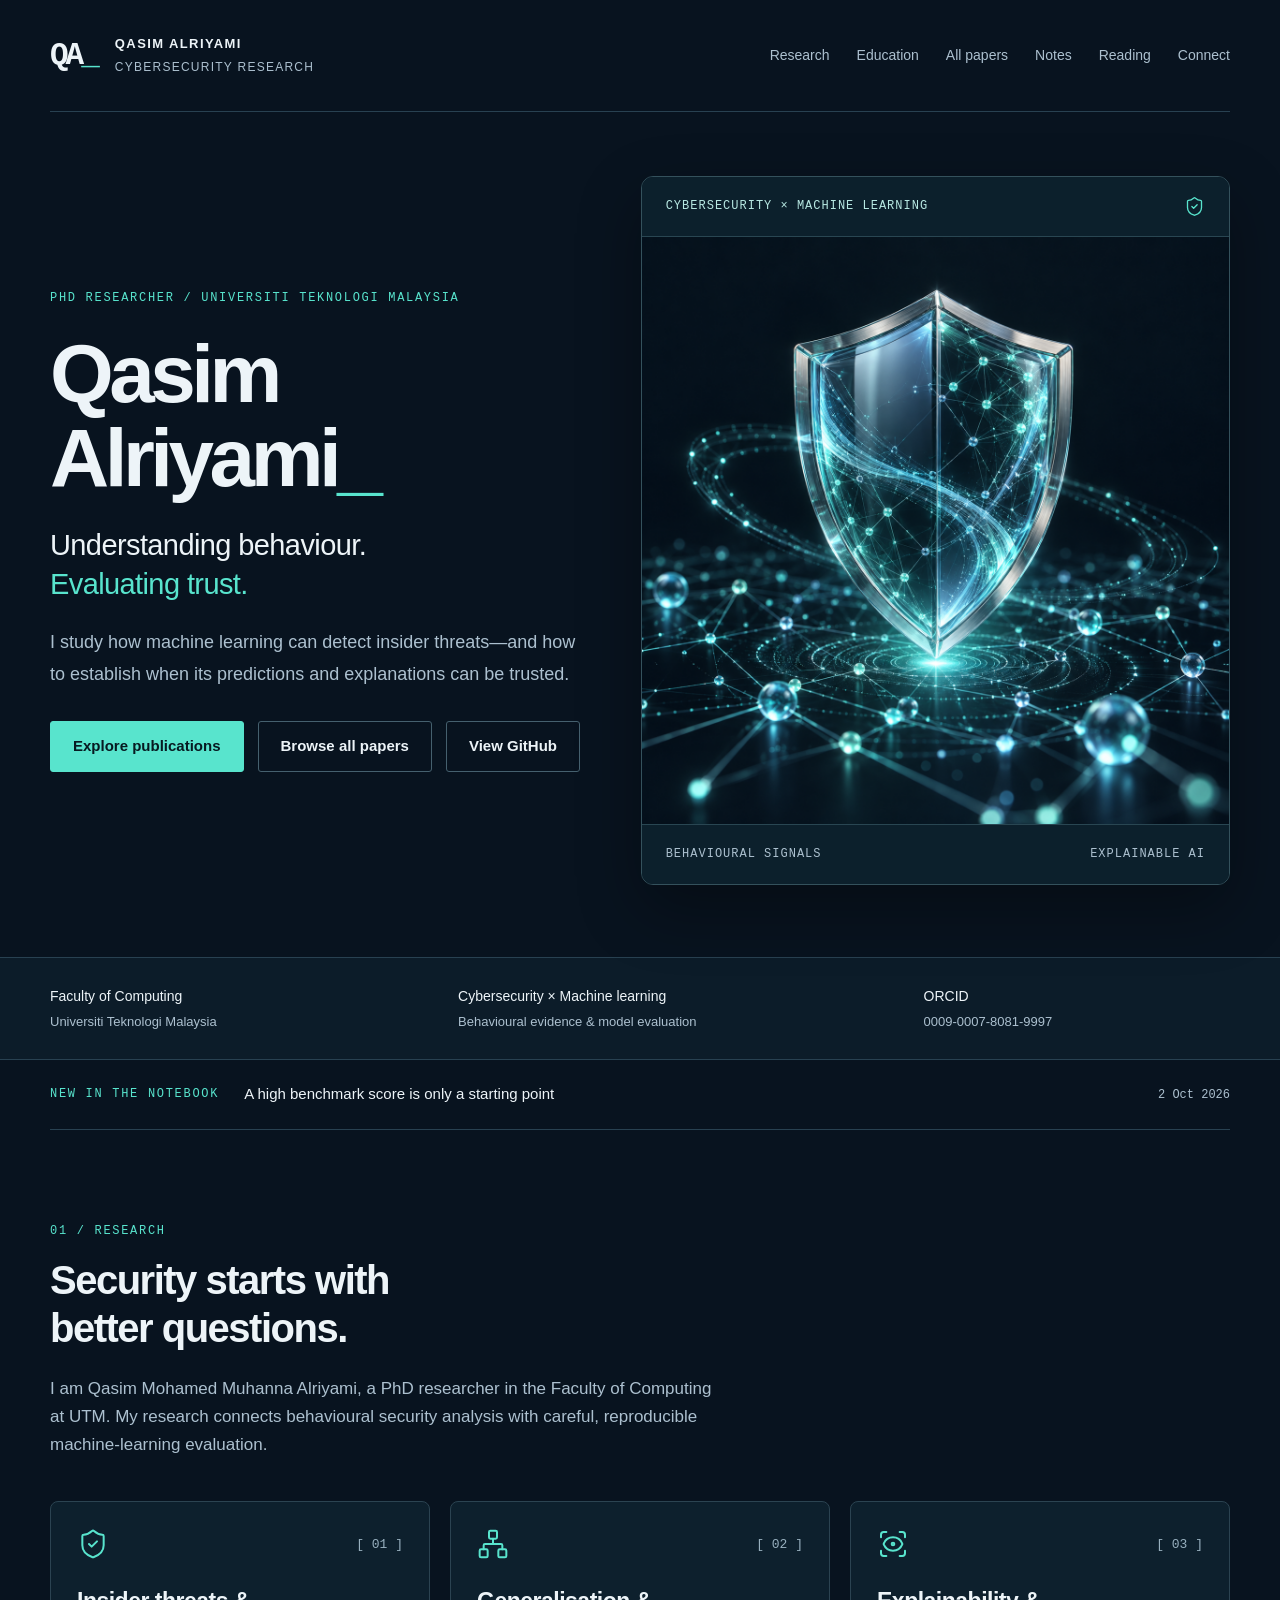
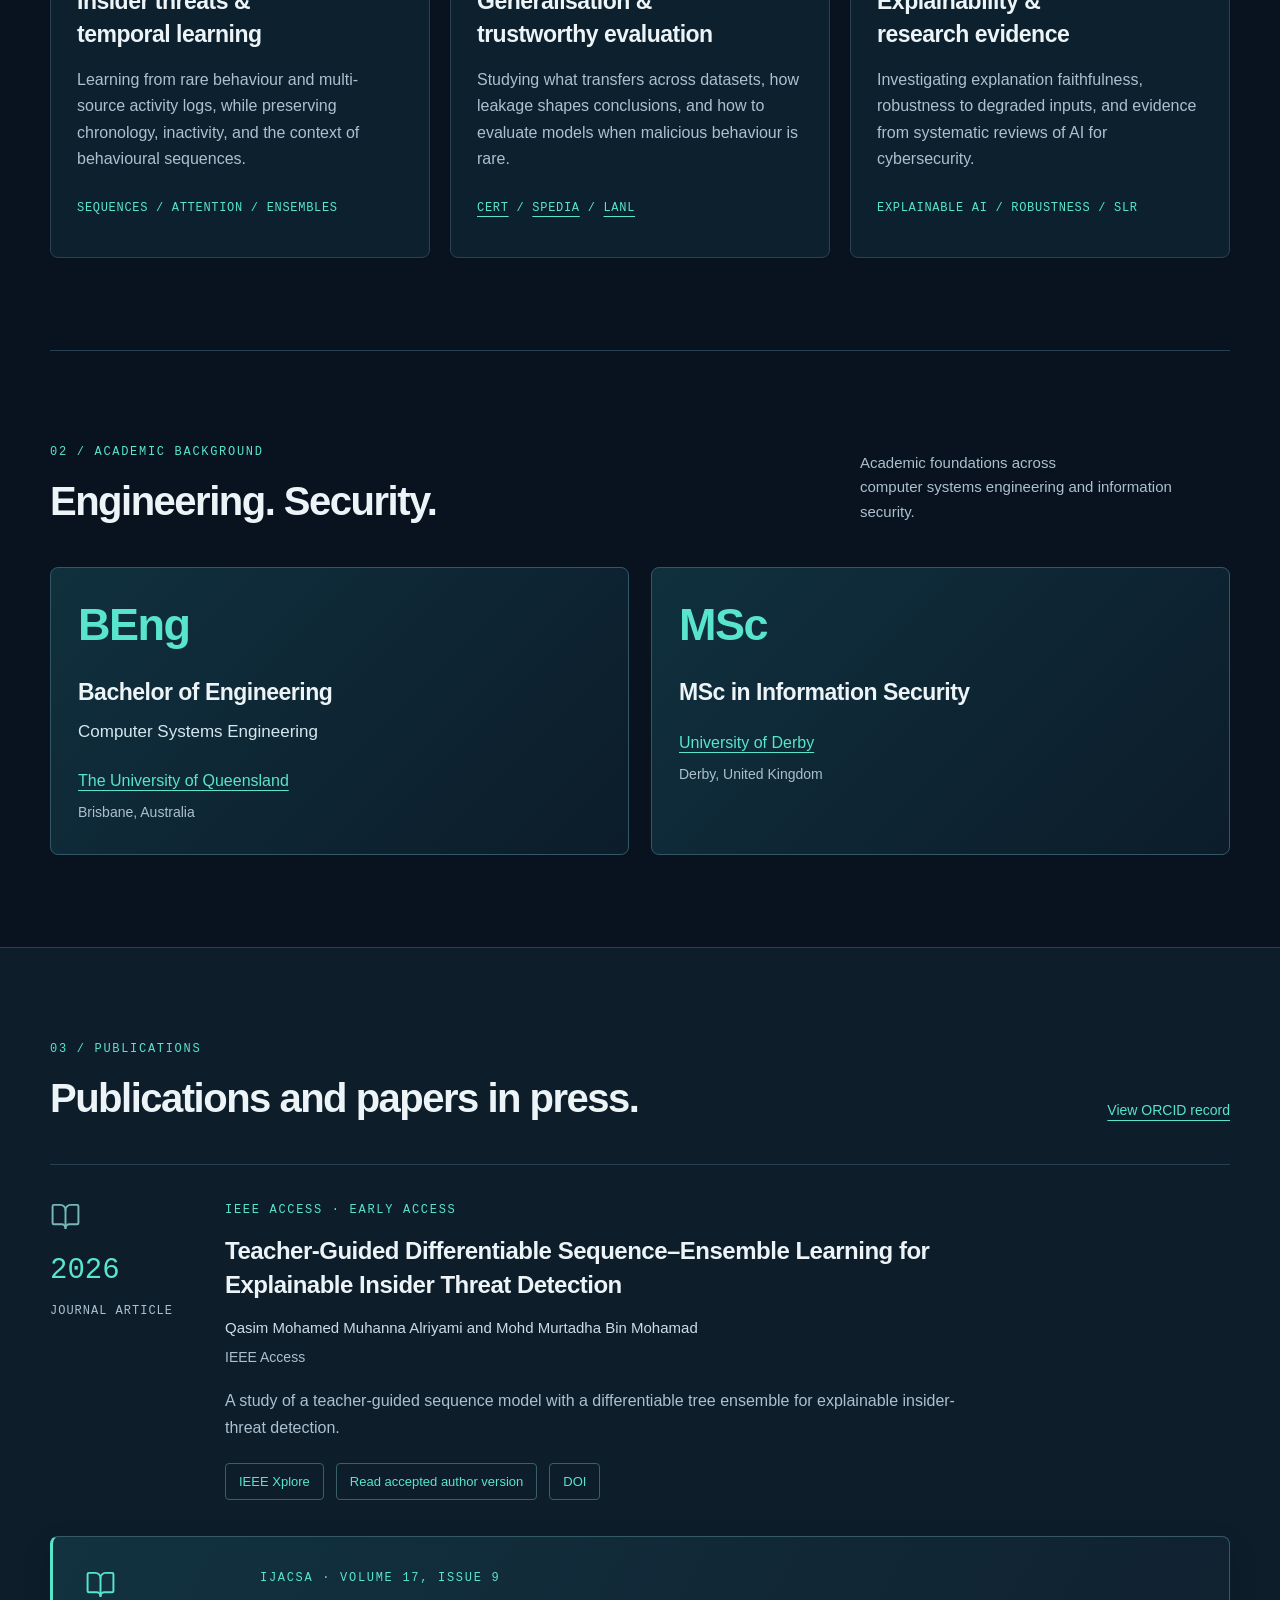
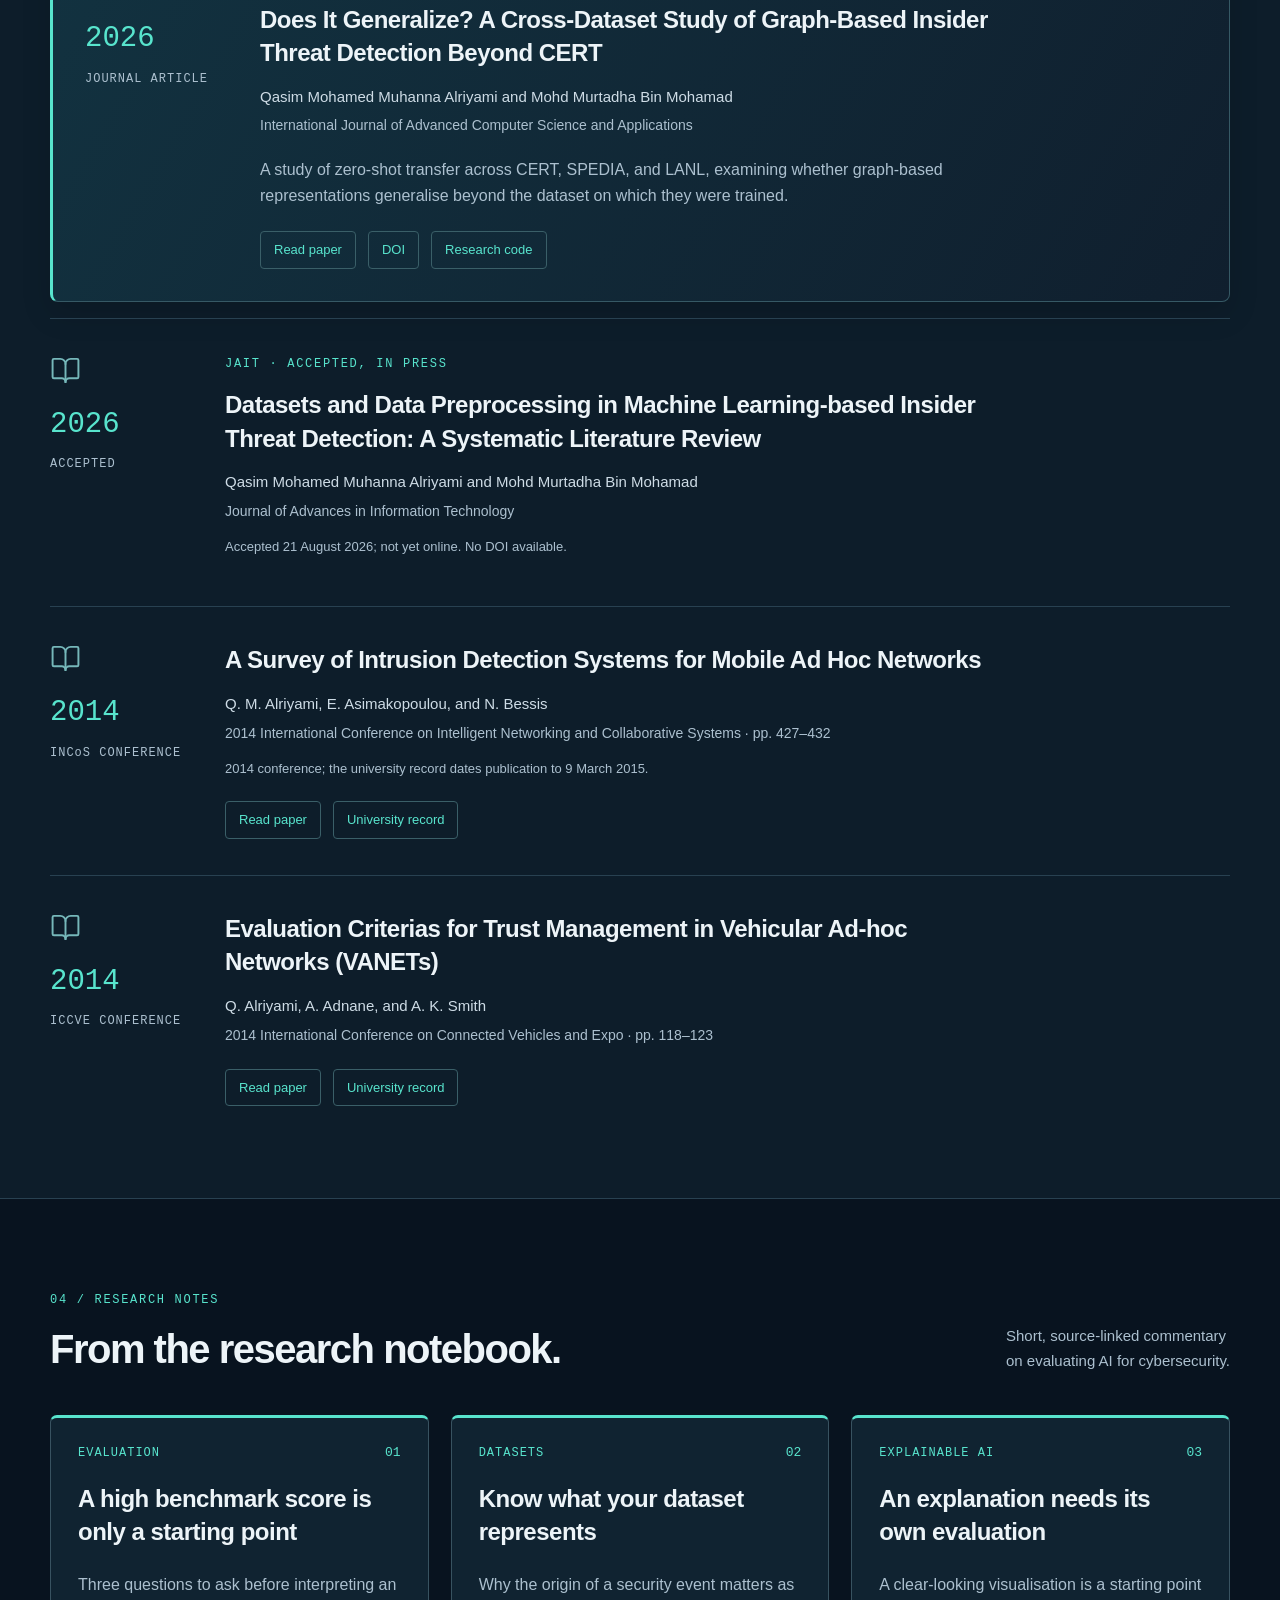
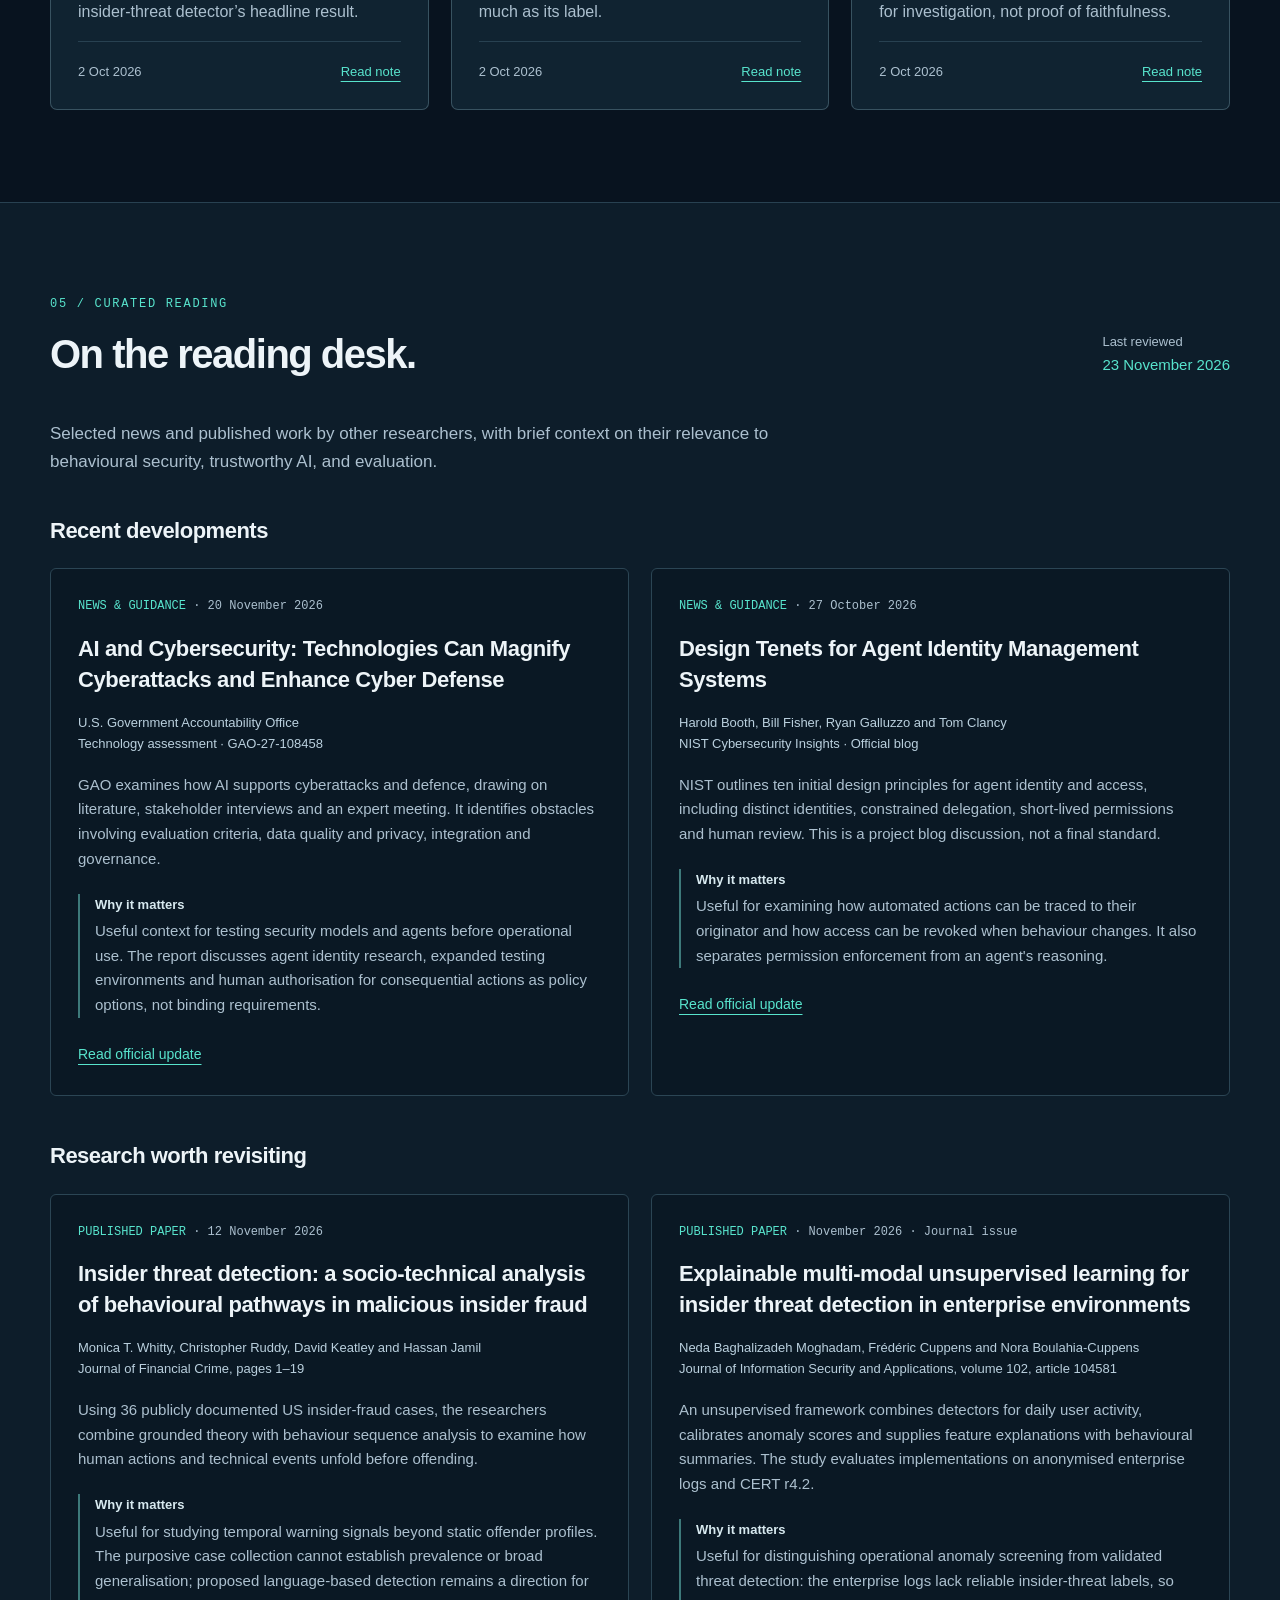
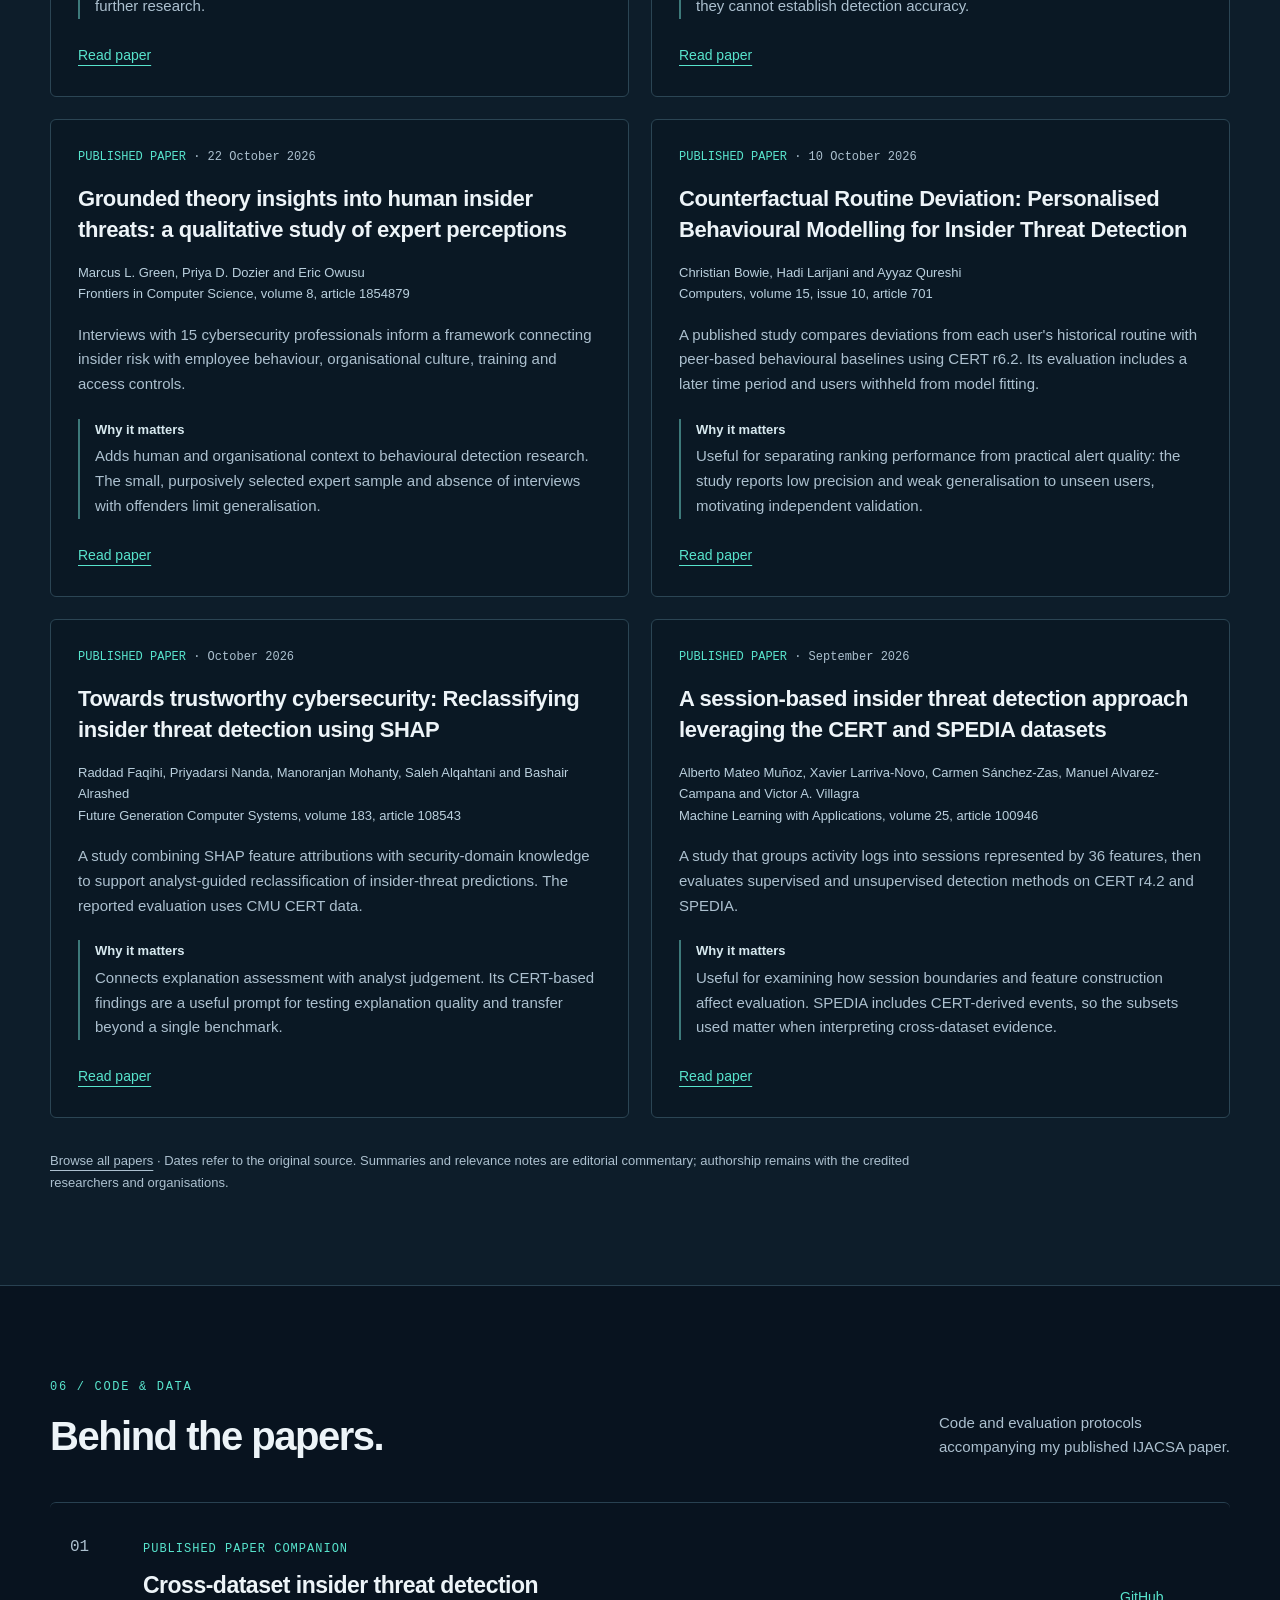
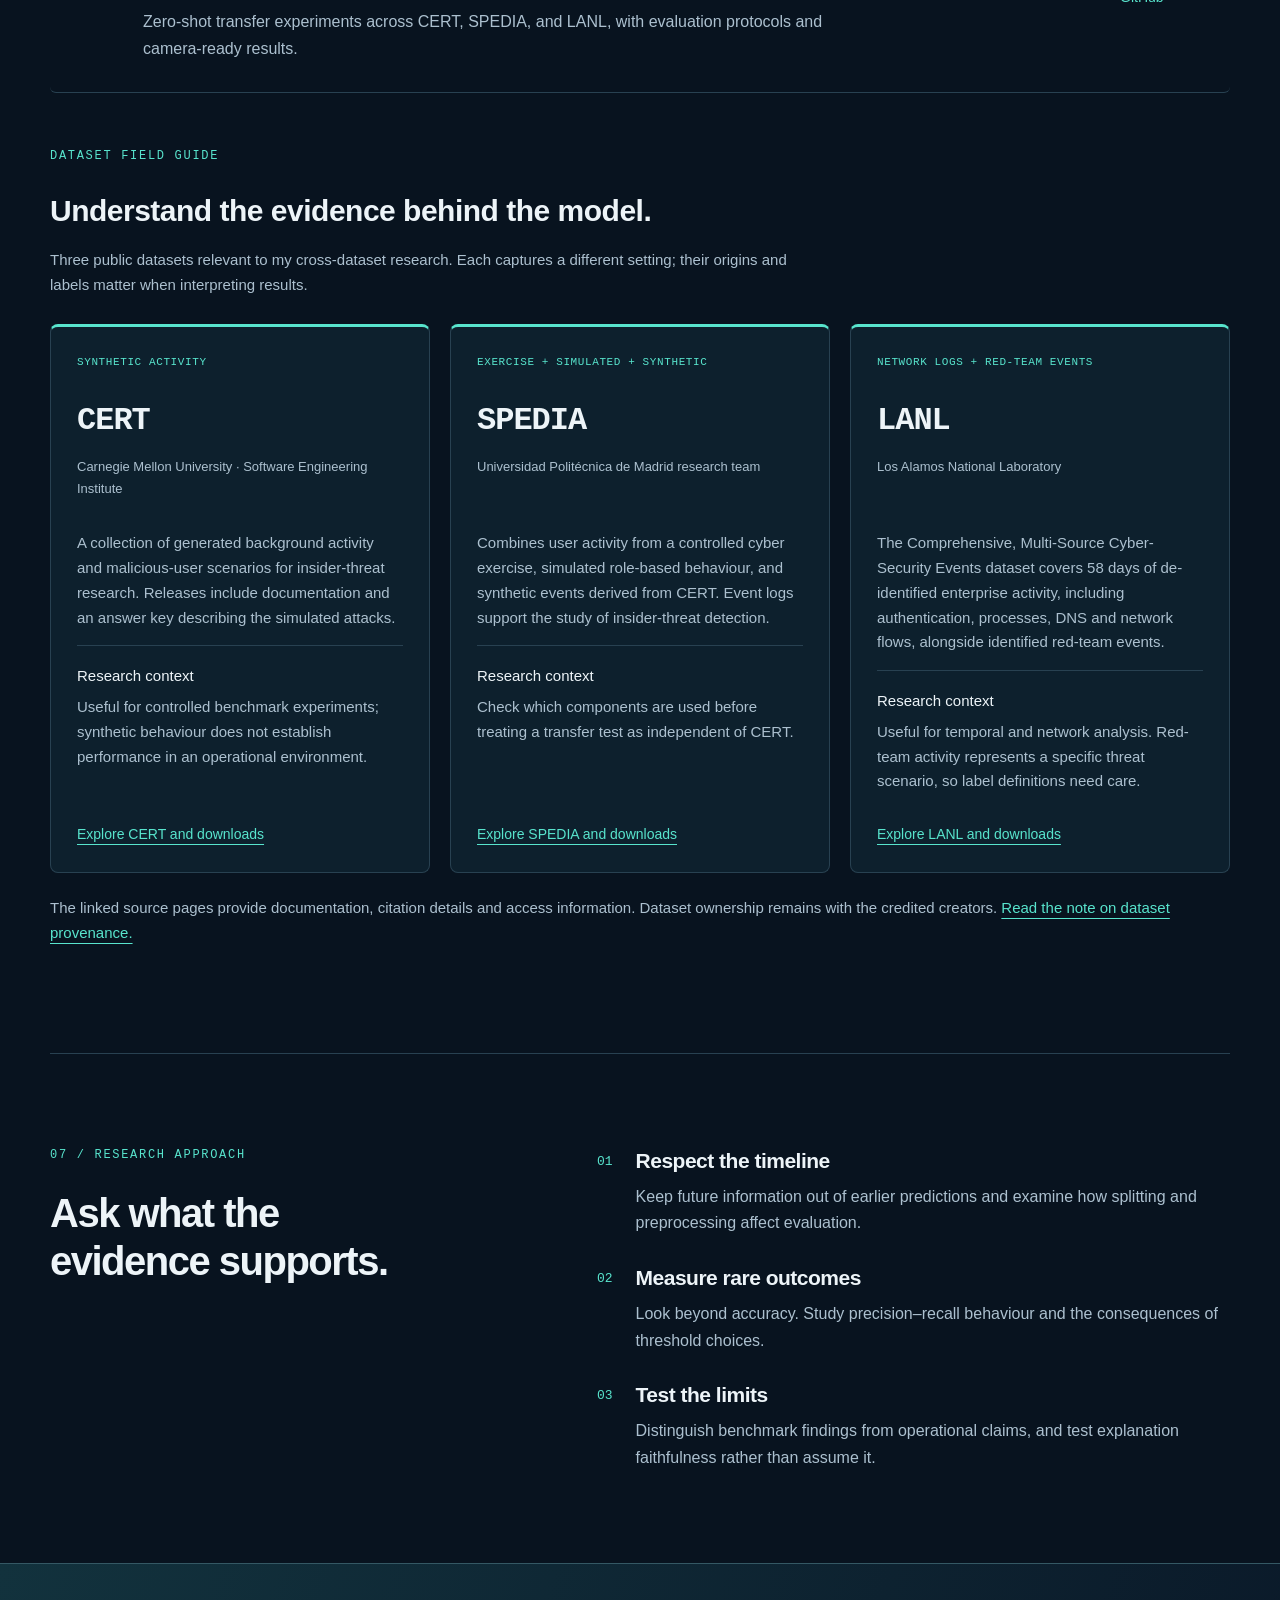
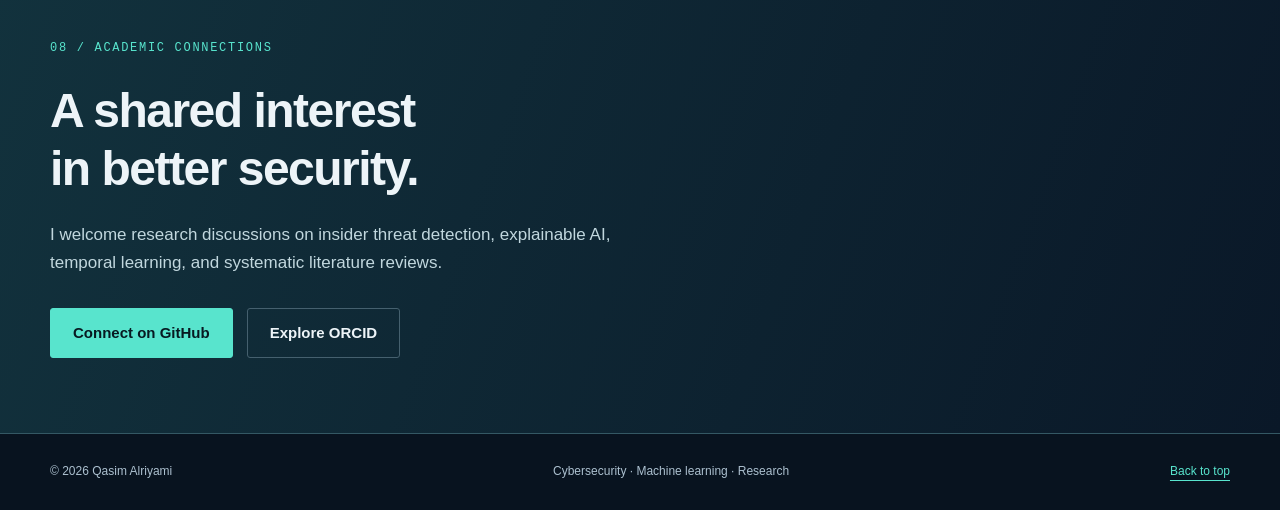
<file: index.html>
<!doctype html>
<html lang="en">
<head>
  <meta charset="utf-8">
  <meta name="viewport" content="width=device-width, initial-scale=1">
  <meta name="description" content="Qasim Alriyami, PhD researcher at Universiti Teknologi Malaysia. Cybersecurity, insider threat detection, explainable AI, publications and research code.">
  <meta name="theme-color" content="#08131f">
  <title>Qasim Alriyami | Cybersecurity Research</title>
  <link rel="canonical" href="https://alriyami7777-alt.github.io/">
  <link rel="icon" type="image/svg+xml" href="data:image/svg+xml,%3Csvg xmlns='http://www.w3.org/2000/svg' viewBox='0 0 64 64'%3E%3Crect width='64' height='64' rx='12' fill='%2308131f'/%3E%3Ctext x='32' y='43' text-anchor='middle' font-family='Arial' font-size='32' font-weight='bold' fill='%2358e4cd'%3EQ%3C/text%3E%3C/svg%3E">
  <link rel="stylesheet" href="style.css?v=7">
</head>
<body>
<a class="skip" href="#main">Skip to content</a>
<header class="header wrap">
  <a class="brand" href="#" aria-label="Qasim Alriyami home"><span class="monogram">QA<span>_</span></span><span class="brand-text">QASIM ALRIYAMI<br><small>CYBERSECURITY RESEARCH</small></span></a>
  <nav aria-label="Main navigation"><a href="#research">Research</a><a href="#education">Education</a><a href="papers.html">All papers</a><a href="#notes">Notes</a><a href="#reading">Reading</a><a href="#connect">Connect</a></nav>
</header>
<main id="main">
  <section class="hero wrap" aria-labelledby="hero-title">
    <div class="hero-copy">
      <p class="eyebrow">PHD RESEARCHER / UNIVERSITI TEKNOLOGI MALAYSIA</p>
      <h1 id="hero-title">Qasim<br>Alriyami<span class="cursor">_</span></h1>
      <p class="hero-line">Understanding behaviour.<br><em>Evaluating trust.</em></p>
      <p class="intro">I study how machine learning can detect insider threats—and how to establish when its predictions and explanations can be trusted.</p>
      <div class="actions"><a class="button primary" href="#publications">Explore publications</a><a class="button" href="papers.html">Browse all papers</a><a class="button" href="https://github.com/alriyami7777-alt">View GitHub</a></div>
    </div>
    <figure class="cyber-visual">
      <div class="visual-kicker"><span>CYBERSECURITY × MACHINE LEARNING</span><svg class="mini-icon" viewBox="0 0 24 24" width="30" height="30" fill="none" stroke="currentColor" stroke-width="1.5" stroke-linecap="round" stroke-linejoin="round" aria-hidden="true"><path d="M20 13c0 5-3.5 7.5-7.66 8.95a1 1 0 0 1-.67-.01C7.5 20.5 4 18 4 13V6a1 1 0 0 1 1-1c2 0 4.5-1.2 6.24-2.72a1.17 1.17 0 0 1 1.52 0C14.51 3.81 17 5 19 5a1 1 0 0 1 1 1z"/><path d="m9 12 2 2 4-4"/></svg></div>
      <img src="assets/cyber-research-hero.png" width="1024" height="1024" alt="Conceptual illustration of a glass shield above connected cyan network nodes and flowing data trails" fetchpriority="high" decoding="async">
      <figcaption><span>BEHAVIOURAL SIGNALS</span><span>EXPLAINABLE AI</span></figcaption>
    </figure>
  </section>
  <div class="identity-strip"><div class="wrap identity-inner"><span><b>Faculty of Computing</b>Universiti Teknologi Malaysia</span><span><b>Cybersecurity × Machine learning</b>Behavioural evidence &amp; model evaluation</span><a href="https://orcid.org/0009-0007-8081-9997"><b>ORCID</b>0009-0007-8081-9997</a></div></div>
  <div class="notebook-strip wrap"><span class="eyebrow">NEW IN THE NOTEBOOK</span><a href="notes/beyond-a-benchmark-score.html">A high benchmark score is only a starting point</a><time datetime="2026-10-02">2 Oct 2026</time></div>
  <section id="research" class="section wrap" aria-labelledby="research-title">
    <div class="section-heading"><p class="eyebrow">01 / RESEARCH</p><h2 id="research-title">Security starts with<br>better questions.</h2><p>I am Qasim Mohamed Muhanna Alriyami, a PhD researcher in the Faculty of Computing at UTM. My research connects behavioural security analysis with careful, reproducible machine-learning evaluation.</p></div>
    <div class="research-grid">
      <article><div class="research-card-top"><svg class="research-icon" viewBox="0 0 24 24" width="30" height="30" fill="none" stroke="currentColor" stroke-width="1.5" stroke-linecap="round" stroke-linejoin="round" aria-hidden="true"><path d="M20 13c0 5-3.5 7.5-7.66 8.95a1 1 0 0 1-.67-.01C7.5 20.5 4 18 4 13V6a1 1 0 0 1 1-1c2 0 4.5-1.2 6.24-2.72a1.17 1.17 0 0 1 1.52 0C14.51 3.81 17 5 19 5a1 1 0 0 1 1 1z"/><path d="m9 12 2 2 4-4"/></svg><span class="index">[ 01 ]</span></div><h3>Insider threats &amp;<br> temporal learning</h3><p>Learning from rare behaviour and multi-source activity logs, while preserving chronology, inactivity, and the context of behavioural sequences.</p><p class="tags">SEQUENCES / ATTENTION / ENSEMBLES</p></article>
      <article><div class="research-card-top"><svg class="research-icon" viewBox="0 0 24 24" width="30" height="30" fill="none" stroke="currentColor" stroke-width="1.5" stroke-linecap="round" stroke-linejoin="round" aria-hidden="true"><rect x="16" y="16" width="6" height="6" rx="1"/><rect x="2" y="16" width="6" height="6" rx="1"/><rect x="9" y="2" width="6" height="6" rx="1"/><path d="M5 16v-3a1 1 0 0 1 1-1h12a1 1 0 0 1 1 1v3"/><path d="M12 12V8"/></svg><span class="index">[ 02 ]</span></div><h3>Generalisation &amp;<br> trustworthy evaluation</h3><p>Studying what transfers across datasets, how leakage shapes conclusions, and how to evaluate models when malicious behaviour is rare.</p><p class="tags"><a href="#dataset-cert">CERT</a> / <a href="#dataset-spedia">SPEDIA</a> / <a href="#dataset-lanl">LANL</a></p></article>
      <article><div class="research-card-top"><svg class="research-icon" viewBox="0 0 24 24" width="30" height="30" fill="none" stroke="currentColor" stroke-width="1.5" stroke-linecap="round" stroke-linejoin="round" aria-hidden="true"><path d="M3 7V5a2 2 0 0 1 2-2h2"/><path d="M17 3h2a2 2 0 0 1 2 2v2"/><path d="M21 17v2a2 2 0 0 1-2 2h-2"/><path d="M7 21H5a2 2 0 0 1-2-2v-2"/><circle cx="12" cy="12" r="1"/><path d="M18.944 12.33a1 1 0 0 0 0-.66 7.5 7.5 0 0 0-13.888 0 1 1 0 0 0 0 .66 7.5 7.5 0 0 0 13.888 0"/></svg><span class="index">[ 03 ]</span></div><h3>Explainability &amp;<br> research evidence</h3><p>Investigating explanation faithfulness, robustness to degraded inputs, and evidence from systematic reviews of AI for cybersecurity.</p><p class="tags">EXPLAINABLE AI / ROBUSTNESS / SLR</p></article>
    </div>
  </section>

  <section id="education" class="section wrap education-section" aria-labelledby="education-title"><div class="section-heading horizontal"><div><p class="eyebrow">02 / ACADEMIC BACKGROUND</p><h2 id="education-title">Engineering. Security.</h2></div><p>Academic foundations across<br>computer systems engineering and information security.</p></div><div class="education-grid"><article class="education-card"><span class="degree-mark">BEng</span><h3>Bachelor of Engineering</h3><p class="degree-field">Computer Systems Engineering</p><p class="degree-institution"><a href="https://www.uq.edu.au/">The University of Queensland</a></p><p class="degree-location">Brisbane, Australia</p></article><article class="education-card"><span class="degree-mark">MSc</span><h3>MSc in Information Security</h3><p class="degree-institution"><a href="https://www.derby.ac.uk/">University of Derby</a></p><p class="degree-location">Derby, United Kingdom</p></article></div></section>
  <section id="publications" class="section publications" aria-labelledby="publications-title"><div class="wrap">
    <div class="section-heading horizontal"><div><p class="eyebrow">03 / PUBLICATIONS</p><h2 id="publications-title">Publications and papers in press.</h2></div><a class="text-link" href="https://orcid.org/0009-0007-8081-9997">View ORCID record</a></div>
    <article class="publication" id="trace-ieee-access"><div class="pub-year"><svg class="publication-icon" viewBox="0 0 24 24" width="30" height="30" fill="none" stroke="currentColor" stroke-width="1.5" stroke-linecap="round" stroke-linejoin="round" aria-hidden="true"><path d="M12 7v14"/><path d="M3 18a1 1 0 0 1-1-1V4a1 1 0 0 1 1-1h5a4 4 0 0 1 4 4 4 4 0 0 1 4-4h5a1 1 0 0 1 1 1v13a1 1 0 0 1-1 1h-6a3 3 0 0 0-3 3 3 3 0 0 0-3-3z"/></svg>2026<span>JOURNAL ARTICLE</span></div><div class="pub-content"><p class="eyebrow">IEEE ACCESS · EARLY ACCESS</p><h3><a href="https://doi.org/10.1109/ACCESS.2026.3757171">Teacher-Guided Differentiable Sequence–Ensemble Learning for Explainable Insider Threat Detection</a></h3><p class="authors">Qasim Mohamed Muhanna Alriyami and Mohd Murtadha Bin Mohamad</p><p class="venue">IEEE Access</p><p class="pub-summary">A study of a teacher-guided sequence model with a differentiable tree ensemble for explainable insider-threat detection.</p><div class="pub-links"><a href="https://ieeexplore.ieee.org/document/11811967">IEEE Xplore</a><a href="https://ieeexplore.ieee.org/stampPDF/getPDF.jsp?tp=&amp;arnumber=11811967">Read accepted author version</a><a href="https://doi.org/10.1109/ACCESS.2026.3757171">DOI</a></div></div></article>
    <article class="publication featured"><div class="pub-year"><svg class="publication-icon" viewBox="0 0 24 24" width="30" height="30" fill="none" stroke="currentColor" stroke-width="1.5" stroke-linecap="round" stroke-linejoin="round" aria-hidden="true"><path d="M12 7v14"/><path d="M3 18a1 1 0 0 1-1-1V4a1 1 0 0 1 1-1h5a4 4 0 0 1 4 4 4 4 0 0 1 4-4h5a1 1 0 0 1 1 1v13a1 1 0 0 1-1 1h-6a3 3 0 0 0-3 3 3 3 0 0 0-3-3z"/></svg>2026<span>JOURNAL ARTICLE</span></div><div class="pub-content"><p class="eyebrow">IJACSA · VOLUME 17, ISSUE 9</p><h3><a href="https://thesai.org/Publications/ViewPaper?Volume=17&amp;Issue=9&amp;Code=IJACSA&amp;SerialNo=91">Does It Generalize? A Cross-Dataset Study of Graph-Based Insider Threat Detection Beyond CERT</a></h3><p class="authors">Qasim Mohamed Muhanna Alriyami and Mohd Murtadha Bin Mohamad</p><p class="venue">International Journal of Advanced Computer Science and Applications</p><p class="pub-summary">A study of zero-shot transfer across CERT, SPEDIA, and LANL, examining whether graph-based representations generalise beyond the dataset on which they were trained.</p><div class="pub-links"><a href="https://thesai.org/Publications/ViewPaper?Volume=17&amp;Issue=9&amp;Code=IJACSA&amp;SerialNo=91">Read paper</a><a href="https://doi.org/10.14569/IJACSA.2026.0170991">DOI</a><a href="https://github.com/alriyami7777-alt/crossdataset-insider-threat">Research code</a></div></div></article>
    <article class="publication" id="jait-in-press"><div class="pub-year"><svg class="publication-icon" viewBox="0 0 24 24" width="30" height="30" fill="none" stroke="currentColor" stroke-width="1.5" stroke-linecap="round" stroke-linejoin="round" aria-hidden="true"><path d="M12 7v14"/><path d="M3 18a1 1 0 0 1-1-1V4a1 1 0 0 1 1-1h5a4 4 0 0 1 4 4 4 4 0 0 1 4-4h5a1 1 0 0 1 1 1v13a1 1 0 0 1-1 1h-6a3 3 0 0 0-3 3 3 3 0 0 0-3-3z"/></svg>2026<span>ACCEPTED</span></div><div class="pub-content"><p class="eyebrow">JAIT · ACCEPTED, IN PRESS</p><h3>Datasets and Data Preprocessing in Machine Learning-based Insider Threat Detection: A Systematic Literature Review</h3><p class="authors">Qasim Mohamed Muhanna Alriyami and Mohd Murtadha Bin Mohamad</p><p class="venue">Journal of Advances in Information Technology</p><p class="date-note">Accepted 21 August 2026; not yet online. No DOI available.</p></div></article>
    <article class="publication"><div class="pub-year"><svg class="publication-icon" viewBox="0 0 24 24" width="30" height="30" fill="none" stroke="currentColor" stroke-width="1.5" stroke-linecap="round" stroke-linejoin="round" aria-hidden="true"><path d="M12 7v14"/><path d="M3 18a1 1 0 0 1-1-1V4a1 1 0 0 1 1-1h5a4 4 0 0 1 4 4 4 4 0 0 1 4-4h5a1 1 0 0 1 1 1v13a1 1 0 0 1-1 1h-6a3 3 0 0 0-3 3 3 3 0 0 0-3-3z"/></svg>2014<span>INCoS CONFERENCE</span></div><div class="pub-content"><h3><a href="https://doi.org/10.1109/INCoS.2014.27">A Survey of Intrusion Detection Systems for Mobile Ad Hoc Networks</a></h3><p class="authors">Q. M. Alriyami, E. Asimakopoulou, and N. Bessis</p><p class="venue">2014 International Conference on Intelligent Networking and Collaborative Systems · pp. 427–432</p><p class="date-note">2014 conference; the university record dates publication to 9 March 2015.</p><div class="pub-links"><a href="https://doi.org/10.1109/INCoS.2014.27">Read paper</a><a href="https://research.edgehill.ac.uk/en/publications/a-survey-of-intrusion-detection-systems-for-mobile-ad-hoc-network/">University record</a></div></div></article>
    <article class="publication"><div class="pub-year"><svg class="publication-icon" viewBox="0 0 24 24" width="30" height="30" fill="none" stroke="currentColor" stroke-width="1.5" stroke-linecap="round" stroke-linejoin="round" aria-hidden="true"><path d="M12 7v14"/><path d="M3 18a1 1 0 0 1-1-1V4a1 1 0 0 1 1-1h5a4 4 0 0 1 4 4 4 4 0 0 1 4-4h5a1 1 0 0 1 1 1v13a1 1 0 0 1-1 1h-6a3 3 0 0 0-3 3 3 3 0 0 0-3-3z"/></svg>2014<span>ICCVE CONFERENCE</span></div><div class="pub-content"><h3><a href="https://doi.org/10.1109/ICCVE.2014.7297525">Evaluation Criterias for Trust Management in Vehicular Ad-hoc Networks (VANETs)</a></h3><p class="authors">Q. Alriyami, A. Adnane, and A. K. Smith</p><p class="venue">2014 International Conference on Connected Vehicles and Expo · pp. 118–123</p><div class="pub-links"><a href="https://doi.org/10.1109/ICCVE.2014.7297525">Read paper</a><a href="https://publications.lboro.ac.uk/publications/all/collated/scha.html">University record</a></div></div></article>
  </div></section>

  <section id="notes" class="section wrap" aria-labelledby="notes-title"><div class="section-heading horizontal"><div><p class="eyebrow">04 / RESEARCH NOTES</p><h2 id="notes-title">From the research notebook.</h2></div><p>Short, source-linked commentary<br>on evaluating AI for cybersecurity.</p></div><div class="notes-grid"><article class="note-card"><div class="note-card-top"><span class="note-topic">EVALUATION</span><span class="index">01</span></div><h3><a href="notes/beyond-a-benchmark-score.html">A high benchmark score is only a starting point</a></h3><p>Three questions to ask before interpreting an insider-threat detector’s headline result.</p><div class="note-card-bottom"><time datetime="2026-10-02">2 Oct 2026</time><a href="notes/beyond-a-benchmark-score.html" aria-label="Read note: A high benchmark score is only a starting point">Read note</a></div></article><article class="note-card"><div class="note-card-top"><span class="note-topic">DATASETS</span><span class="index">02</span></div><h3><a href="notes/dataset-provenance.html">Know what your dataset represents</a></h3><p>Why the origin of a security event matters as much as its label.</p><div class="note-card-bottom"><time datetime="2026-10-02">2 Oct 2026</time><a href="notes/dataset-provenance.html" aria-label="Read note: Know what your dataset represents">Read note</a></div></article><article class="note-card"><div class="note-card-top"><span class="note-topic">EXPLAINABLE AI</span><span class="index">03</span></div><h3><a href="notes/testing-explanations.html">An explanation needs its own evaluation</a></h3><p>A clear-looking visualisation is a starting point for investigation, not proof of faithfulness.</p><div class="note-card-bottom"><time datetime="2026-10-02">2 Oct 2026</time><a href="notes/testing-explanations.html" aria-label="Read note: An explanation needs its own evaluation">Read note</a></div></article></div></section>
  <!-- READING-DESK:START -->
<section id="reading" class="section reading-section" aria-labelledby="reading-title"><div class="wrap"><div class="section-heading horizontal"><div><p class="eyebrow">05 / CURATED READING</p><h2 id="reading-title">On the reading desk.</h2></div><p class="reading-reviewed">Last reviewed<br><time datetime="2026-11-23">23 November 2026</time></p></div><p class="reading-intro">Selected news and published work by other researchers, with brief context on their relevance to behavioural security, trustworthy AI, and evaluation.</p><div class="reading-group"><h3>Recent developments</h3><div class="reading-news-grid"><article class="reading-card" id="reading-gao-ai-cybersecurity-20261120"><p class="reading-meta">NEWS &amp; GUIDANCE <span>· 20 November 2026</span></p><h4><a href="https://www.gao.gov/products/gao-27-108458">AI and Cybersecurity: Technologies Can Magnify Cyberattacks and Enhance Cyber Defense</a></h4><p class="reading-byline">U.S. Government Accountability Office<br>Technology assessment · GAO-27-108458</p><p>GAO examines how AI supports cyberattacks and defence, drawing on literature, stakeholder interviews and an expert meeting. It identifies obstacles involving evaluation criteria, data quality and privacy, integration and governance.</p><p class="reading-relevance"><strong>Why it matters</strong> Useful context for testing security models and agents before operational use. The report discusses agent identity research, expanded testing environments and human authorisation for consequential actions as policy options, not binding requirements.</p><a class="text-link" href="https://www.gao.gov/products/gao-27-108458">Read official update</a></article>
<article class="reading-card" id="reading-nist-agent-identity-design-tenets-20261027"><p class="reading-meta">NEWS &amp; GUIDANCE <span>· 27 October 2026</span></p><h4><a href="https://www.nist.gov/blogs/cybersecurity-insights/design-tenets-agent-identity-management-systems">Design Tenets for Agent Identity Management Systems</a></h4><p class="reading-byline">Harold Booth, Bill Fisher, Ryan Galluzzo and Tom Clancy<br>NIST Cybersecurity Insights · Official blog</p><p>NIST outlines ten initial design principles for agent identity and access, including distinct identities, constrained delegation, short-lived permissions and human review. This is a project blog discussion, not a final standard.</p><p class="reading-relevance"><strong>Why it matters</strong> Useful for examining how automated actions can be traced to their originator and how access can be revoked when behaviour changes. It also separates permission enforcement from an agent's reasoning.</p><a class="text-link" href="https://www.nist.gov/blogs/cybersecurity-insights/design-tenets-agent-identity-management-systems">Read official update</a></article></div></div><div class="reading-group"><h3>Research worth revisiting</h3><div class="reading-paper-grid"><article class="reading-card" id="reading-insider-fraud-behavioural-pathways-2026"><p class="reading-meta">PUBLISHED PAPER <span>· 12 November 2026</span></p><h4><a href="https://www.emerald.com/jfc/article/doi/10.1108/JFC-04-2026-0185/1408262/Insider-threat-detection-a-socio-technical">Insider threat detection: a socio-technical analysis of behavioural pathways in malicious insider fraud</a></h4><p class="reading-byline">Monica T. Whitty, Christopher Ruddy, David Keatley and Hassan Jamil<br>Journal of Financial Crime, pages 1–19</p><p>Using 36 publicly documented US insider-fraud cases, the researchers combine grounded theory with behaviour sequence analysis to examine how human actions and technical events unfold before offending.</p><p class="reading-relevance"><strong>Why it matters</strong> Useful for studying temporal warning signals beyond static offender profiles. The purposive case collection cannot establish prevalence or broad generalisation; proposed language-based detection remains a direction for further research.</p><a class="text-link" href="https://www.emerald.com/jfc/article/doi/10.1108/JFC-04-2026-0185/1408262/Insider-threat-detection-a-socio-technical">Read paper</a></article>
<article class="reading-card" id="reading-explainable-multimodal-ueba-2026"><p class="reading-meta">PUBLISHED PAPER <span>· November 2026 · Journal issue</span></p><h4><a href="https://www.sciencedirect.com/science/article/abs/pii/S2214212626002115">Explainable multi-modal unsupervised learning for insider threat detection in enterprise environments</a></h4><p class="reading-byline">Neda Baghalizadeh Moghadam, Frédéric Cuppens and Nora Boulahia-Cuppens<br>Journal of Information Security and Applications, volume 102, article 104581</p><p>An unsupervised framework combines detectors for daily user activity, calibrates anomaly scores and supplies feature explanations with behavioural summaries. The study evaluates implementations on anonymised enterprise logs and CERT r4.2.</p><p class="reading-relevance"><strong>Why it matters</strong> Useful for distinguishing operational anomaly screening from validated threat detection: the enterprise logs lack reliable insider-threat labels, so they cannot establish detection accuracy.</p><a class="text-link" href="https://www.sciencedirect.com/science/article/abs/pii/S2214212626002115">Read paper</a></article>
<article class="reading-card" id="reading-human-insider-expert-perceptions-2026"><p class="reading-meta">PUBLISHED PAPER <span>· 22 October 2026</span></p><h4><a href="https://www.frontiersin.org/journals/computer-science/articles/10.3389/fcomp.2026.1854879/full">Grounded theory insights into human insider threats: a qualitative study of expert perceptions</a></h4><p class="reading-byline">Marcus L. Green, Priya D. Dozier and Eric Owusu<br>Frontiers in Computer Science, volume 8, article 1854879</p><p>Interviews with 15 cybersecurity professionals inform a framework connecting insider risk with employee behaviour, organisational culture, training and access controls.</p><p class="reading-relevance"><strong>Why it matters</strong> Adds human and organisational context to behavioural detection research. The small, purposively selected expert sample and absence of interviews with offenders limit generalisation.</p><a class="text-link" href="https://www.frontiersin.org/journals/computer-science/articles/10.3389/fcomp.2026.1854879/full">Read paper</a></article>
<article class="reading-card" id="reading-counterfactual-routine-deviation-2026"><p class="reading-meta">PUBLISHED PAPER <span>· 10 October 2026</span></p><h4><a href="https://researchonline.gcu.ac.uk/en/publications/counterfactual-routine-deviation-personalised-behavioural-modelli/">Counterfactual Routine Deviation: Personalised Behavioural Modelling for Insider Threat Detection</a></h4><p class="reading-byline">Christian Bowie, Hadi Larijani and Ayyaz Qureshi<br>Computers, volume 15, issue 10, article 701</p><p>A published study compares deviations from each user's historical routine with peer-based behavioural baselines using CERT r6.2. Its evaluation includes a later time period and users withheld from model fitting.</p><p class="reading-relevance"><strong>Why it matters</strong> Useful for separating ranking performance from practical alert quality: the study reports low precision and weak generalisation to unseen users, motivating independent validation.</p><a class="text-link" href="https://researchonline.gcu.ac.uk/en/publications/counterfactual-routine-deviation-personalised-behavioural-modelli/">Read paper</a></article>
<article class="reading-card" id="reading-shap-insider-reclassification-2026"><p class="reading-meta">PUBLISHED PAPER <span>· October 2026</span></p><h4><a href="https://www.sciencedirect.com/science/article/pii/S0167739X26001779">Towards trustworthy cybersecurity: Reclassifying insider threat detection using SHAP</a></h4><p class="reading-byline">Raddad Faqihi, Priyadarsi Nanda, Manoranjan Mohanty, Saleh Alqahtani and Bashair Alrashed<br>Future Generation Computer Systems, volume 183, article 108543</p><p>A study combining SHAP feature attributions with security-domain knowledge to support analyst-guided reclassification of insider-threat predictions. The reported evaluation uses CMU CERT data.</p><p class="reading-relevance"><strong>Why it matters</strong> Connects explanation assessment with analyst judgement. Its CERT-based findings are a useful prompt for testing explanation quality and transfer beyond a single benchmark.</p><a class="text-link" href="https://www.sciencedirect.com/science/article/pii/S0167739X26001779">Read paper</a></article>
<article class="reading-card" id="reading-session-cert-spedia-2026"><p class="reading-meta">PUBLISHED PAPER <span>· September 2026</span></p><h4><a href="https://www.sciencedirect.com/science/article/pii/S2666827026001118">A session-based insider threat detection approach leveraging the CERT and SPEDIA datasets</a></h4><p class="reading-byline">Alberto Mateo Muñoz, Xavier Larriva-Novo, Carmen Sánchez-Zas, Manuel Alvarez-Campana and Victor A. Villagra<br>Machine Learning with Applications, volume 25, article 100946</p><p>A study that groups activity logs into sessions represented by 36 features, then evaluates supervised and unsupervised detection methods on CERT r4.2 and SPEDIA.</p><p class="reading-relevance"><strong>Why it matters</strong> Useful for examining how session boundaries and feature construction affect evaluation. SPEDIA includes CERT-derived events, so the subsets used matter when interpreting cross-dataset evidence.</p><a class="text-link" href="https://www.sciencedirect.com/science/article/pii/S2666827026001118">Read paper</a></article></div></div><p class="reading-footnote"><a href="papers.html">Browse all papers</a> · Dates refer to the original source. Summaries and relevance notes are editorial commentary; authorship remains with the credited researchers and organisations.</p></div></section>
  <!-- READING-DESK:END -->
  <section id="code" class="section wrap" aria-labelledby="code-title"><div class="section-heading horizontal"><div><p class="eyebrow">06 / CODE &amp; DATA</p><h2 id="code-title">Behind the papers.</h2></div><p>Code and evaluation protocols<br>accompanying my published IJACSA paper.</p></div>
    <div class="code-list"><a class="repo" href="https://github.com/alriyami7777-alt/crossdataset-insider-threat"><span class="repo-number">01</span><div><span class="repo-label">PUBLISHED PAPER COMPANION</span><h3>Cross-dataset insider threat detection</h3><p>Zero-shot transfer experiments across CERT, SPEDIA, and LANL, with evaluation protocols and camera-ready results.</p></div><span class="repo-action">GitHub</span></a></div>

    <div id="datasets" class="dataset-section" aria-labelledby="datasets-title">
      <div class="dataset-heading"><p class="eyebrow">DATASET FIELD GUIDE</p><h3 id="datasets-title">Understand the evidence behind the model.</h3><p>Three public datasets relevant to my cross-dataset research. Each captures a different setting; their origins and labels matter when interpreting results.</p></div>
      <div class="dataset-grid">
        <article id="dataset-cert" class="dataset-card"><p class="dataset-kind">SYNTHETIC ACTIVITY</p><h4>CERT</h4><p class="dataset-owner">Carnegie Mellon University · Software Engineering Institute</p><p>A collection of generated background activity and malicious-user scenarios for insider-threat research. Releases include documentation and an answer key describing the simulated attacks.</p><p class="dataset-context"><strong>Research context</strong> Useful for controlled benchmark experiments; synthetic behaviour does not establish performance in an operational environment.</p><a class="text-link" href="https://www.sei.cmu.edu/library/insider-threat-test-dataset/">Explore CERT and downloads</a></article>
        <article id="dataset-spedia" class="dataset-card"><p class="dataset-kind">EXERCISE + SIMULATED + SYNTHETIC</p><h4>SPEDIA</h4><p class="dataset-owner">Universidad Politécnica de Madrid research team</p><p>Combines user activity from a controlled cyber exercise, simulated role-based behaviour, and synthetic events derived from CERT. Event logs support the study of insider-threat detection.</p><p class="dataset-context"><strong>Research context</strong> Check which components are used before treating a transfer test as independent of CERT.</p><a class="text-link" href="https://zenodo.org/records/15525713">Explore SPEDIA and downloads</a></article>
        <article id="dataset-lanl" class="dataset-card"><p class="dataset-kind">NETWORK LOGS + RED-TEAM EVENTS</p><h4>LANL</h4><p class="dataset-owner">Los Alamos National Laboratory</p><p>The Comprehensive, Multi-Source Cyber-Security Events dataset covers 58 days of de-identified enterprise activity, including authentication, processes, DNS and network flows, alongside identified red-team events.</p><p class="dataset-context"><strong>Research context</strong> Useful for temporal and network analysis. Red-team activity represents a specific threat scenario, so label definitions need care.</p><a class="text-link" href="https://csr.lanl.gov/data/cyber1/">Explore LANL and downloads</a></article>
      </div>
      <p class="dataset-footnote">The linked source pages provide documentation, citation details and access information. Dataset ownership remains with the credited creators. <a href="notes/dataset-provenance.html">Read the note on dataset provenance.</a></p>
    </div>
  </section>
  <section class="principles section wrap" aria-labelledby="principles-title"><div><p class="eyebrow">07 / RESEARCH APPROACH</p><h2 id="principles-title">Ask what the<br>evidence supports.</h2></div><div class="principle-list"><article><span>01</span><div><h3>Respect the timeline</h3><p>Keep future information out of earlier predictions and examine how splitting and preprocessing affect evaluation.</p></div></article><article><span>02</span><div><h3>Measure rare outcomes</h3><p>Look beyond accuracy. Study precision–recall behaviour and the consequences of threshold choices.</p></div></article><article><span>03</span><div><h3>Test the limits</h3><p>Distinguish benchmark findings from operational claims, and test explanation faithfulness rather than assume it.</p></div></article></div></section>
  <section id="connect" class="connect" aria-labelledby="connect-title"><div class="wrap"><p class="eyebrow">08 / ACADEMIC CONNECTIONS</p><h2 id="connect-title">A shared interest<br>in better security.</h2><p>I welcome research discussions on insider threat detection, explainable AI, temporal learning, and systematic literature reviews.</p><div class="actions"><a class="button primary" href="https://github.com/alriyami7777-alt">Connect on GitHub</a><a class="button" href="https://orcid.org/0009-0007-8081-9997">Explore ORCID</a></div></div></section>
</main>
<footer class="wrap"><span>© 2026 Qasim Alriyami</span><span>Cybersecurity · Machine learning · Research</span><a href="#">Back to top</a></footer>
</body>
</html>
</file>
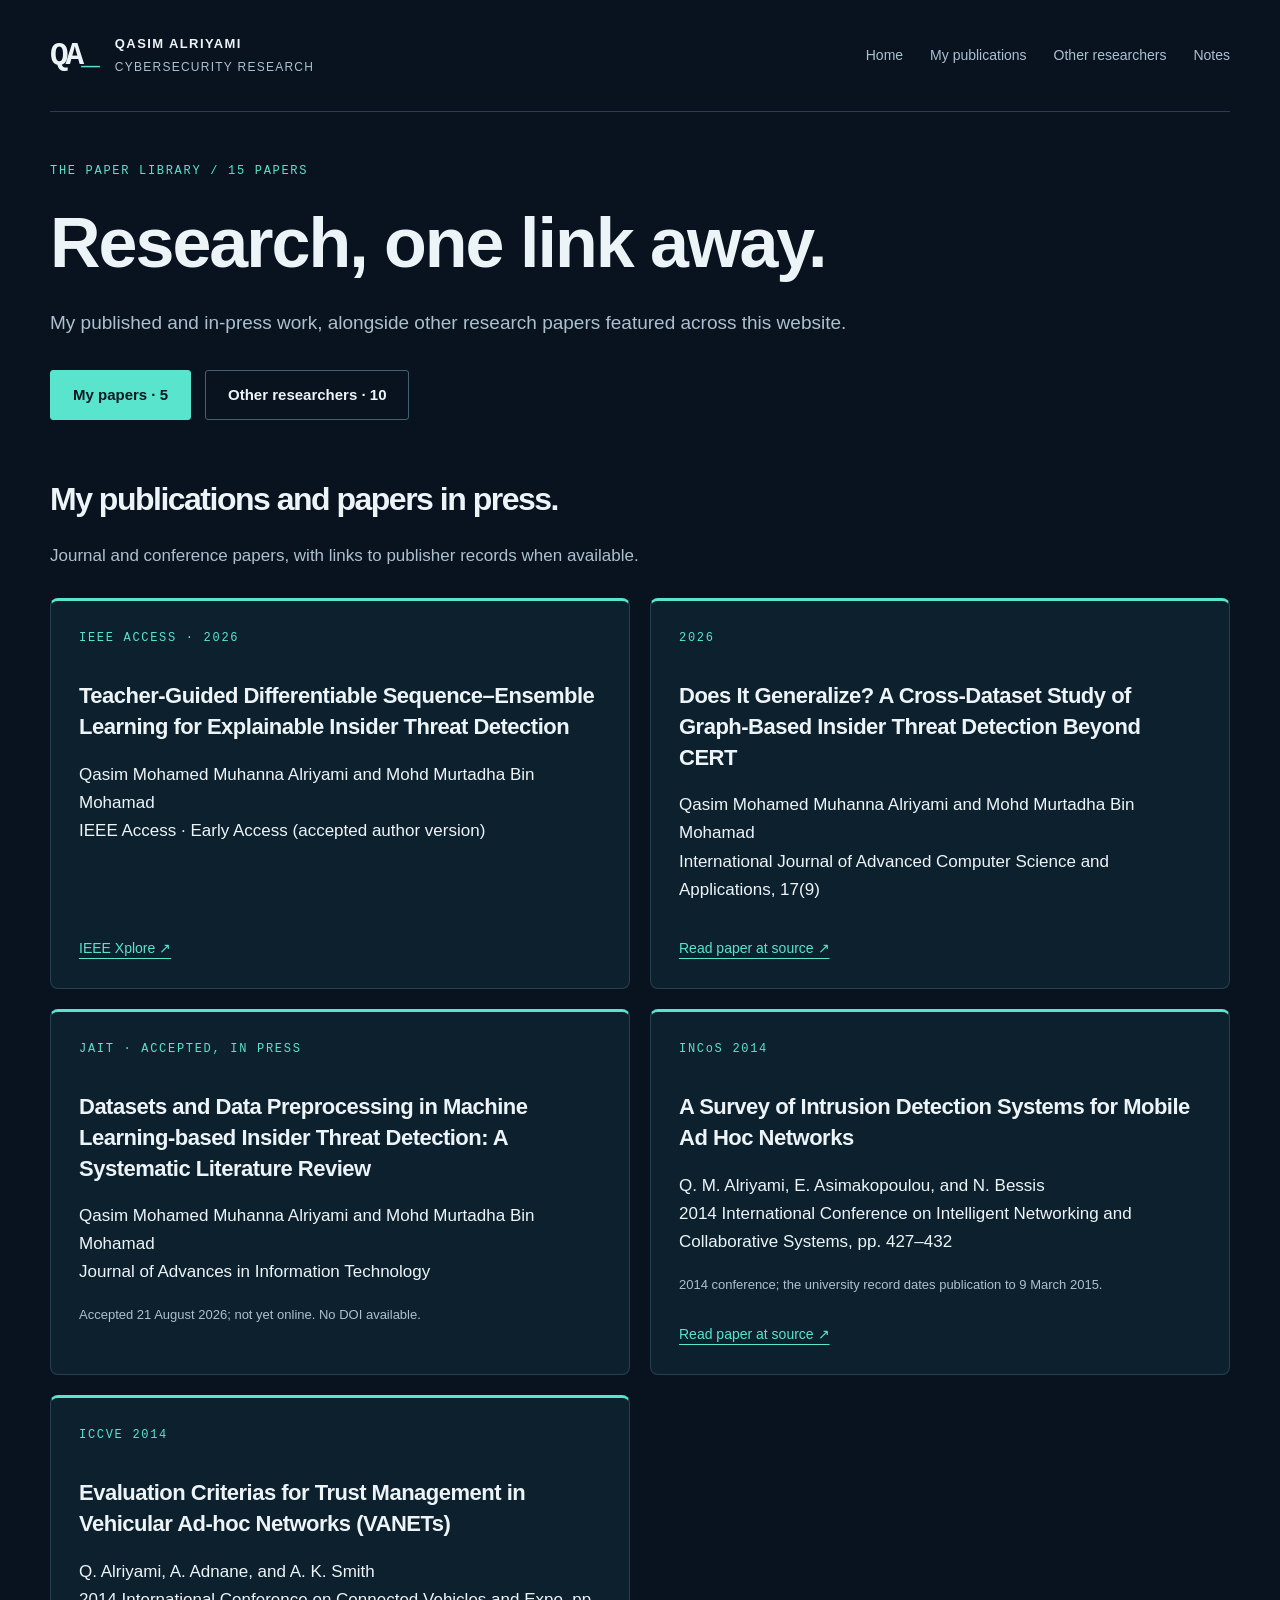
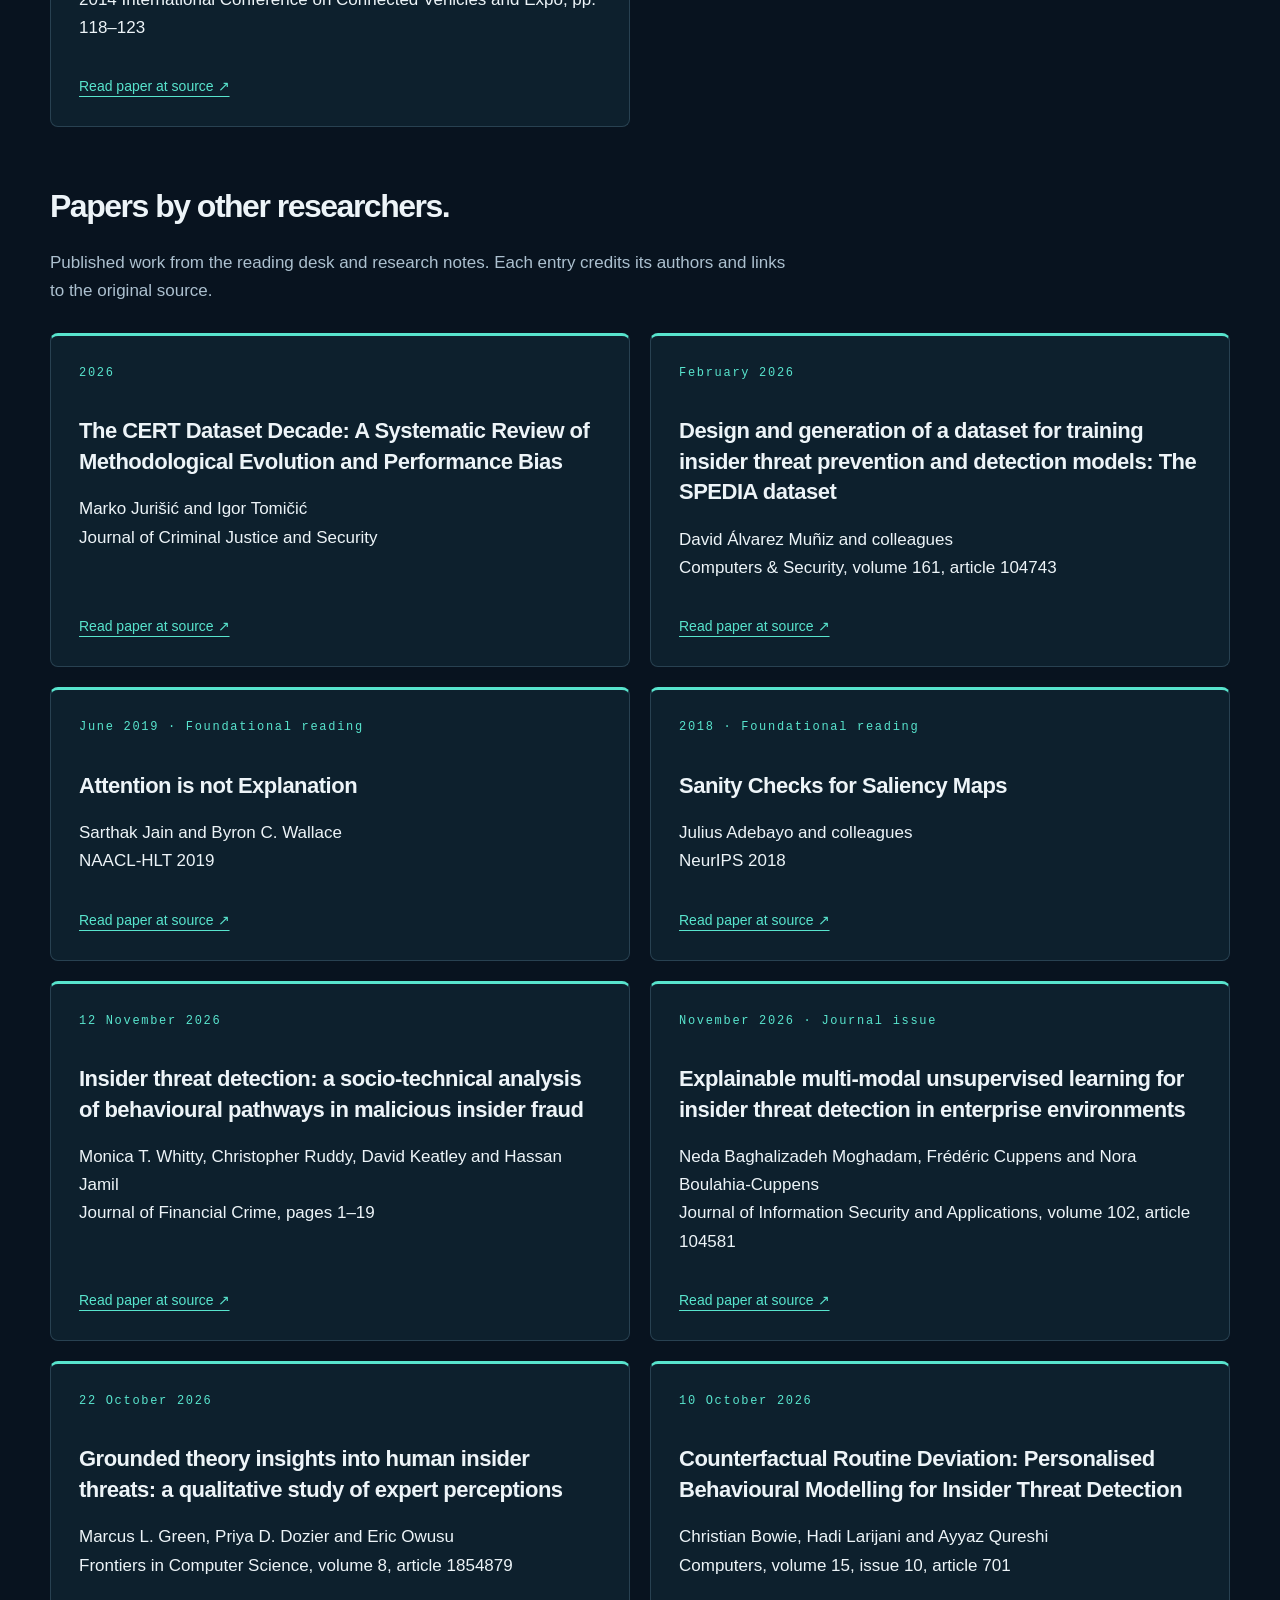
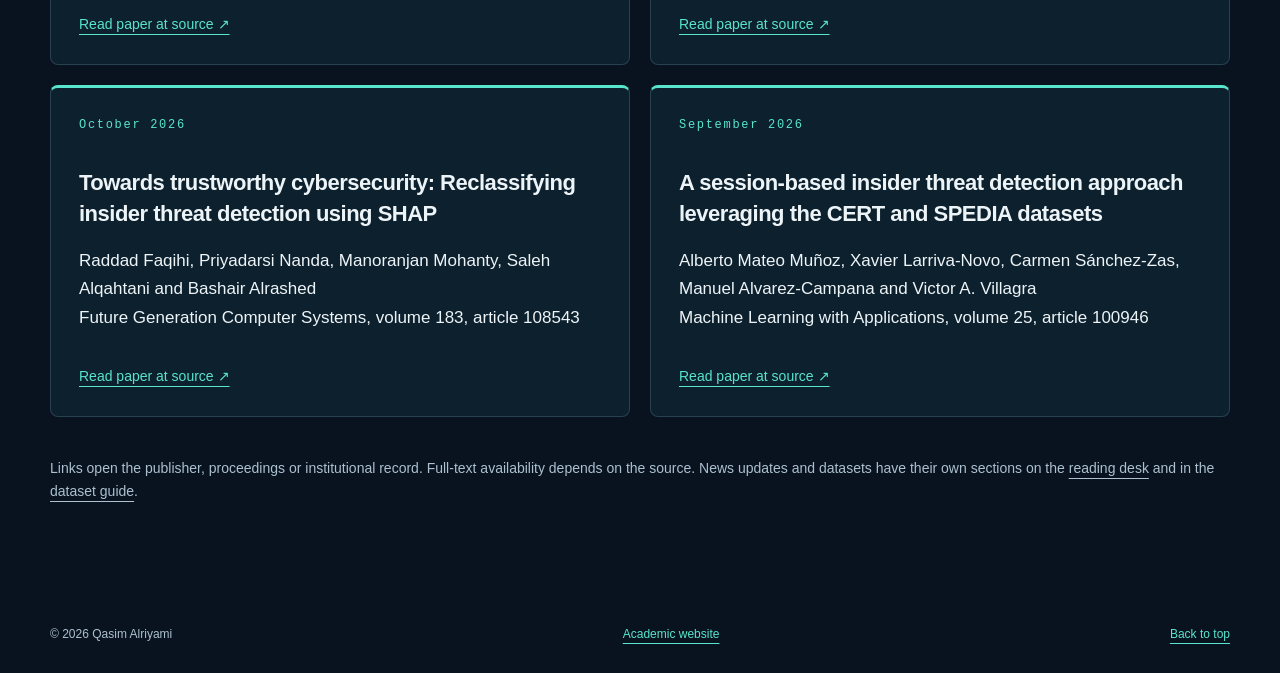
<file: papers.html>
<!doctype html>
<html lang="en"><head><meta charset="utf-8"><meta name="viewport" content="width=device-width, initial-scale=1"><meta name="description" content="Links to Qasim Alriyami's published research and papers cited or featured on his cybersecurity academic website."><meta name="theme-color" content="#08131f"><title>All papers | Qasim Alriyami</title><link rel="canonical" href="https://alriyami7777-alt.github.io/papers.html"><link rel="stylesheet" href="style.css?v=6"></head><body>
<a class="skip" href="#main">Skip to papers</a><header class="header wrap"><a class="brand" href="index.html"><span class="monogram">QA<span>_</span></span><span class="brand-text">QASIM ALRIYAMI<br><small>CYBERSECURITY RESEARCH</small></span></a><nav aria-label="Main navigation"><a href="index.html">Home</a><a href="#my-papers">My publications</a><a href="#other-papers">Other researchers</a><a href="index.html#notes">Notes</a></nav></header>
<main id="main" class="paper-library wrap"><div class="library-intro"><p class="eyebrow">THE PAPER LIBRARY / 15 PAPERS</p><h1>Research, one link away.</h1><p>My published and in-press work, alongside other research papers featured across this website.</p><div class="actions"><a class="button primary" href="#my-papers">My papers · 5</a><a class="button" href="#other-papers">Other researchers · 10</a></div></div>
<section id="my-papers" class="library-group" aria-labelledby="my-papers-title"><h2 id="my-papers-title">My publications and papers in press.</h2><p>Journal and conference papers, with links to publisher records when available.</p><div class="paper-links-grid"><article class="paper-link-card" id="trace-ieee-access"><p class="eyebrow">IEEE ACCESS · 2026</p><h3><a href="https://doi.org/10.1109/ACCESS.2026.3757171">Teacher-Guided Differentiable Sequence–Ensemble Learning for Explainable Insider Threat Detection</a></h3><p class="reading-byline">Qasim Mohamed Muhanna Alriyami and Mohd Murtadha Bin Mohamad<br>IEEE Access · Early Access (accepted author version)</p><a class="text-link" href="https://ieeexplore.ieee.org/document/11811967">IEEE Xplore ↗</a></article>
<article class="paper-link-card"><p class="eyebrow">2026</p><h3><a href="https://thesai.org/Publications/ViewPaper?Volume=17&amp;Issue=9&amp;Code=IJACSA&amp;SerialNo=91">Does It Generalize? A Cross-Dataset Study of Graph-Based Insider Threat Detection Beyond CERT</a></h3><p class="reading-byline">Qasim Mohamed Muhanna Alriyami and Mohd Murtadha Bin Mohamad<br>International Journal of Advanced Computer Science and Applications, 17(9)</p><a class="text-link" href="https://doi.org/10.14569/IJACSA.2026.0170991" aria-label="Read paper: Does It Generalize? A Cross-Dataset Study of Graph-Based Insider Threat Detection Beyond CERT">Read paper at source ↗</a></article>
<article class="paper-link-card" id="jait-in-press"><p class="eyebrow">JAIT · ACCEPTED, IN PRESS</p><h3>Datasets and Data Preprocessing in Machine Learning-based Insider Threat Detection: A Systematic Literature Review</h3><p class="reading-byline">Qasim Mohamed Muhanna Alriyami and Mohd Murtadha Bin Mohamad<br>Journal of Advances in Information Technology</p><p class="date-note">Accepted 21 August 2026; not yet online. No DOI available.</p></article>
<article class="paper-link-card"><p class="eyebrow">INCoS 2014</p><h3><a href="https://doi.org/10.1109/INCoS.2014.27">A Survey of Intrusion Detection Systems for Mobile Ad Hoc Networks</a></h3><p class="reading-byline">Q. M. Alriyami, E. Asimakopoulou, and N. Bessis<br>2014 International Conference on Intelligent Networking and Collaborative Systems, pp. 427–432</p><p class="date-note">2014 conference; the university record dates publication to 9 March 2015.</p><a class="text-link" href="https://doi.org/10.1109/INCoS.2014.27" aria-label="Read paper: A Survey of Intrusion Detection Systems for Mobile Ad Hoc Networks">Read paper at source ↗</a></article>
<article class="paper-link-card"><p class="eyebrow">ICCVE 2014</p><h3><a href="https://doi.org/10.1109/ICCVE.2014.7297525">Evaluation Criterias for Trust Management in Vehicular Ad-hoc Networks (VANETs)</a></h3><p class="reading-byline">Q. Alriyami, A. Adnane, and A. K. Smith<br>2014 International Conference on Connected Vehicles and Expo, pp. 118–123</p><a class="text-link" href="https://doi.org/10.1109/ICCVE.2014.7297525" aria-label="Read paper: Evaluation Criterias for Trust Management in Vehicular Ad-hoc Networks (VANETs)">Read paper at source ↗</a></article></div></section>
<section id="other-papers" class="library-group" aria-labelledby="other-papers-title"><h2 id="other-papers-title">Papers by other researchers.</h2><p>Published work from the reading desk and research notes. Each entry credits its authors and links to the original source.</p><div class="paper-links-grid"><article class="paper-link-card"><p class="eyebrow">2026</p><h3><a href="https://www.fvv.um.si/rv/arhiv/2026/2026-02-Jurisic-Tomicic-E.html">The CERT Dataset Decade: A Systematic Review of Methodological Evolution and Performance Bias</a></h3><p class="reading-byline">Marko Jurišić and Igor Tomičić<br>Journal of Criminal Justice and Security</p><a class="text-link" href="https://www.fvv.um.si/rv/arhiv/2026/2026-02-Jurisic-Tomicic-E.html" aria-label="Read paper: The CERT Dataset Decade: A Systematic Review of Methodological Evolution and Performance Bias">Read paper at source ↗</a></article>
<article class="paper-link-card"><p class="eyebrow">February 2026</p><h3><a href="https://doi.org/10.1016/j.cose.2025.104743">Design and generation of a dataset for training insider threat prevention and detection models: The SPEDIA dataset</a></h3><p class="reading-byline">David Álvarez Muñiz and colleagues<br>Computers &amp; Security, volume 161, article 104743</p><a class="text-link" href="https://doi.org/10.1016/j.cose.2025.104743" aria-label="Read paper: Design and generation of a dataset for training insider threat prevention and detection models: The SPEDIA dataset">Read paper at source ↗</a></article>
<article class="paper-link-card"><p class="eyebrow">June 2019 · Foundational reading</p><h3><a href="https://aclanthology.org/N19-1357/">Attention is not Explanation</a></h3><p class="reading-byline">Sarthak Jain and Byron C. Wallace<br>NAACL-HLT 2019</p><a class="text-link" href="https://aclanthology.org/N19-1357/" aria-label="Read paper: Attention is not Explanation">Read paper at source ↗</a></article>
<article class="paper-link-card"><p class="eyebrow">2018 · Foundational reading</p><h3><a href="https://papers.nips.cc/paper/2018/hash/294a8ed24b1ad22ec2e7efea049b8737-Abstract.html">Sanity Checks for Saliency Maps</a></h3><p class="reading-byline">Julius Adebayo and colleagues<br>NeurIPS 2018</p><a class="text-link" href="https://papers.nips.cc/paper/2018/hash/294a8ed24b1ad22ec2e7efea049b8737-Abstract.html" aria-label="Read paper: Sanity Checks for Saliency Maps">Read paper at source ↗</a></article>
<article class="paper-link-card"><p class="eyebrow">12 November 2026</p><h3><a href="https://www.emerald.com/jfc/article/doi/10.1108/JFC-04-2026-0185/1408262/Insider-threat-detection-a-socio-technical">Insider threat detection: a socio-technical analysis of behavioural pathways in malicious insider fraud</a></h3><p class="reading-byline">Monica T. Whitty, Christopher Ruddy, David Keatley and Hassan Jamil<br>Journal of Financial Crime, pages 1–19</p><a class="text-link" href="https://www.emerald.com/jfc/article/doi/10.1108/JFC-04-2026-0185/1408262/Insider-threat-detection-a-socio-technical" aria-label="Read paper: Insider threat detection: a socio-technical analysis of behavioural pathways in malicious insider fraud">Read paper at source ↗</a></article>
<article class="paper-link-card"><p class="eyebrow">November 2026 · Journal issue</p><h3><a href="https://www.sciencedirect.com/science/article/abs/pii/S2214212626002115">Explainable multi-modal unsupervised learning for insider threat detection in enterprise environments</a></h3><p class="reading-byline">Neda Baghalizadeh Moghadam, Frédéric Cuppens and Nora Boulahia-Cuppens<br>Journal of Information Security and Applications, volume 102, article 104581</p><a class="text-link" href="https://www.sciencedirect.com/science/article/abs/pii/S2214212626002115" aria-label="Read paper: Explainable multi-modal unsupervised learning for insider threat detection in enterprise environments">Read paper at source ↗</a></article>
<article class="paper-link-card"><p class="eyebrow">22 October 2026</p><h3><a href="https://www.frontiersin.org/journals/computer-science/articles/10.3389/fcomp.2026.1854879/full">Grounded theory insights into human insider threats: a qualitative study of expert perceptions</a></h3><p class="reading-byline">Marcus L. Green, Priya D. Dozier and Eric Owusu<br>Frontiers in Computer Science, volume 8, article 1854879</p><a class="text-link" href="https://www.frontiersin.org/journals/computer-science/articles/10.3389/fcomp.2026.1854879/full" aria-label="Read paper: Grounded theory insights into human insider threats: a qualitative study of expert perceptions">Read paper at source ↗</a></article>
<article class="paper-link-card"><p class="eyebrow">10 October 2026</p><h3><a href="https://researchonline.gcu.ac.uk/en/publications/counterfactual-routine-deviation-personalised-behavioural-modelli/">Counterfactual Routine Deviation: Personalised Behavioural Modelling for Insider Threat Detection</a></h3><p class="reading-byline">Christian Bowie, Hadi Larijani and Ayyaz Qureshi<br>Computers, volume 15, issue 10, article 701</p><a class="text-link" href="https://researchonline.gcu.ac.uk/en/publications/counterfactual-routine-deviation-personalised-behavioural-modelli/" aria-label="Read paper: Counterfactual Routine Deviation: Personalised Behavioural Modelling for Insider Threat Detection">Read paper at source ↗</a></article>
<article class="paper-link-card"><p class="eyebrow">October 2026</p><h3><a href="https://www.sciencedirect.com/science/article/pii/S0167739X26001779">Towards trustworthy cybersecurity: Reclassifying insider threat detection using SHAP</a></h3><p class="reading-byline">Raddad Faqihi, Priyadarsi Nanda, Manoranjan Mohanty, Saleh Alqahtani and Bashair Alrashed<br>Future Generation Computer Systems, volume 183, article 108543</p><a class="text-link" href="https://www.sciencedirect.com/science/article/pii/S0167739X26001779" aria-label="Read paper: Towards trustworthy cybersecurity: Reclassifying insider threat detection using SHAP">Read paper at source ↗</a></article>
<article class="paper-link-card"><p class="eyebrow">September 2026</p><h3><a href="https://www.sciencedirect.com/science/article/pii/S2666827026001118">A session-based insider threat detection approach leveraging the CERT and SPEDIA datasets</a></h3><p class="reading-byline">Alberto Mateo Muñoz, Xavier Larriva-Novo, Carmen Sánchez-Zas, Manuel Alvarez-Campana and Victor A. Villagra<br>Machine Learning with Applications, volume 25, article 100946</p><a class="text-link" href="https://www.sciencedirect.com/science/article/pii/S2666827026001118" aria-label="Read paper: A session-based insider threat detection approach leveraging the CERT and SPEDIA datasets">Read paper at source ↗</a></article></div></section>
<p class="library-footnote">Links open the publisher, proceedings or institutional record. Full-text availability depends on the source. News updates and datasets have their own sections on the <a href="index.html#reading">reading desk</a> and in the <a href="index.html#datasets">dataset guide</a>.</p></main><footer class="wrap"><span>© 2026 Qasim Alriyami</span><a href="index.html">Academic website</a><a href="#main">Back to top</a></footer></body></html>
</file>
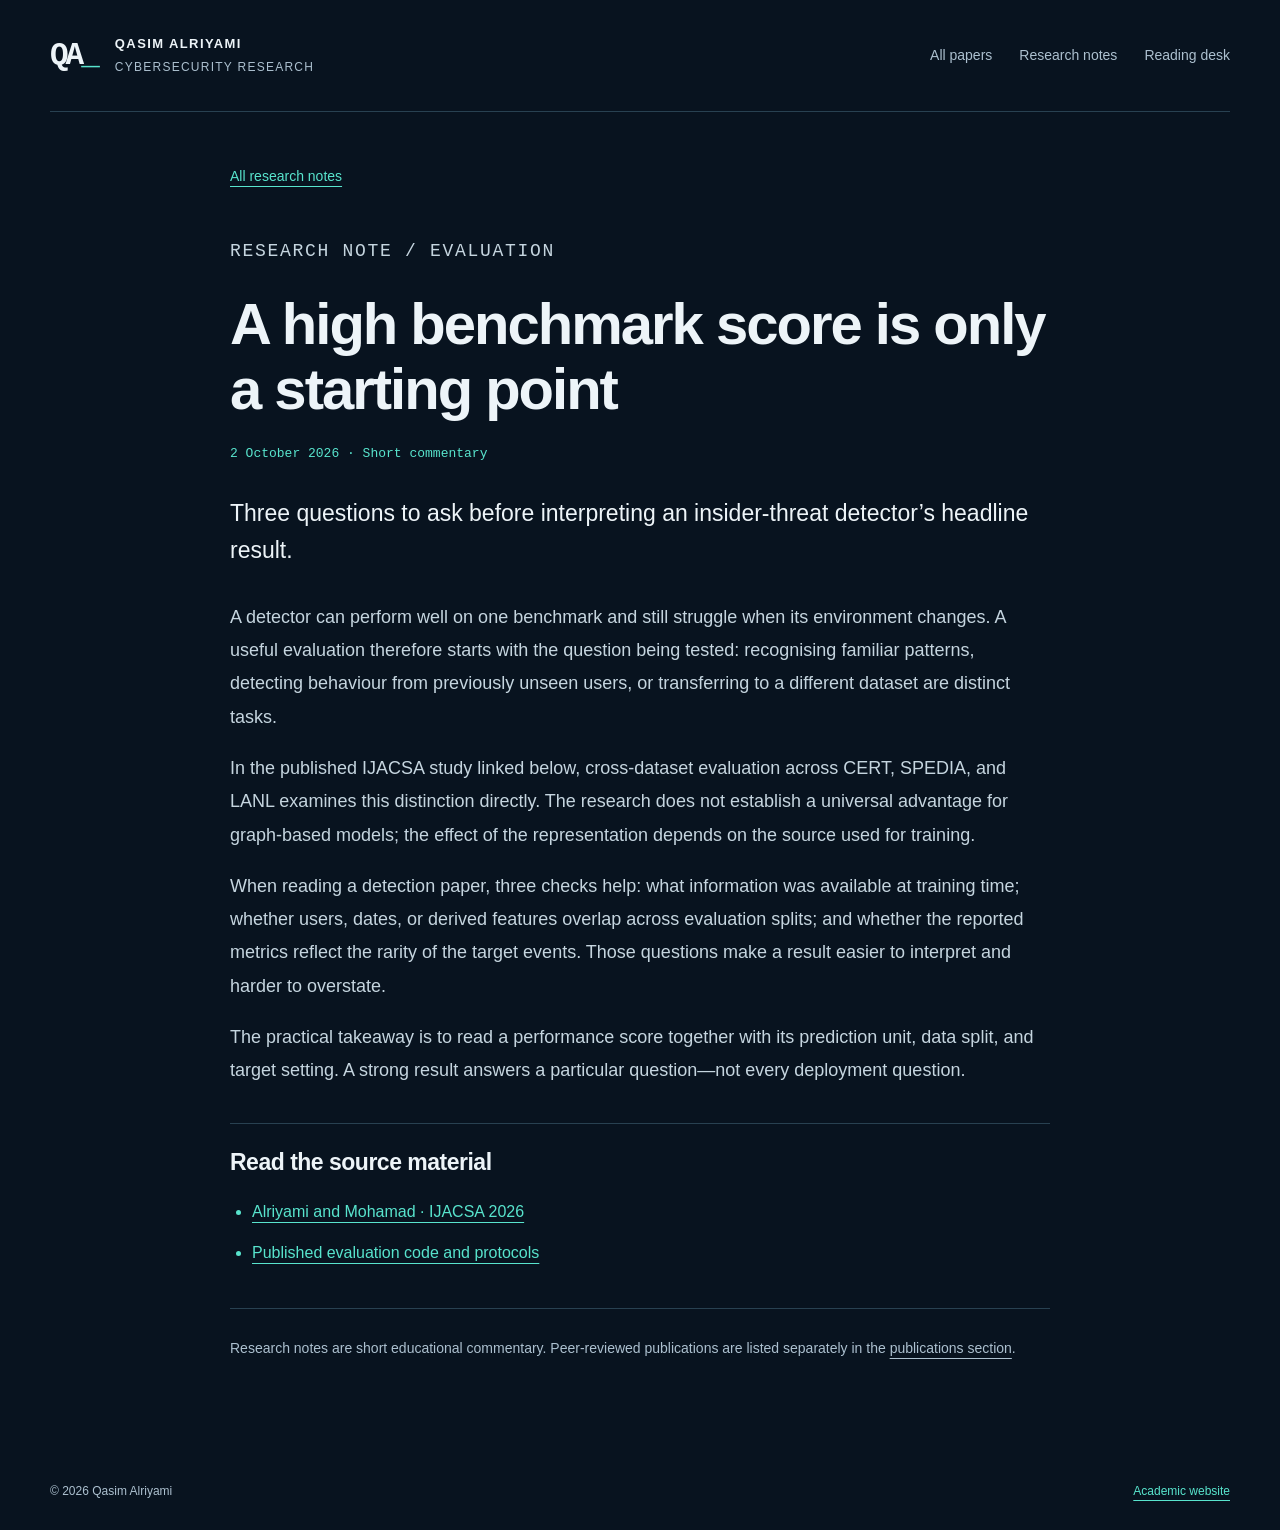
<file: notes/beyond-a-benchmark-score.html>
<!doctype html>
<html lang="en"><head><meta charset="utf-8"><meta name="viewport" content="width=device-width, initial-scale=1"><meta name="description" content="Three questions to ask before interpreting an insider-threat detector’s headline result."><meta name="theme-color" content="#08131f"><title>A high benchmark score is only a starting point | Qasim Alriyami</title><link rel="canonical" href="https://alriyami7777-alt.github.io/notes/beyond-a-benchmark-score.html"><link rel="icon" type="image/svg+xml" href="data:image/svg+xml,%3Csvg xmlns='http://www.w3.org/2000/svg' viewBox='0 0 64 64'%3E%3Crect width='64' height='64' rx='12' fill='%2308131f'/%3E%3Ctext x='32' y='43' text-anchor='middle' font-family='Arial' font-size='32' font-weight='bold' fill='%2358e4cd'%3EQ%3C/text%3E%3C/svg%3E"><link rel="stylesheet" href="../style.css?v=6"></head><body>
<a class="skip" href="#note">Skip to article</a><header class="header wrap"><a class="brand" href="../index.html"><span class="monogram">QA<span>_</span></span><span class="brand-text">QASIM ALRIYAMI<br><small>CYBERSECURITY RESEARCH</small></span></a><nav aria-label="Main navigation"><a href="../papers.html">All papers</a><a href="../index.html#notes">Research notes</a><a href="../index.html#reading">Reading desk</a></nav></header>
<main id="note" class="note-page wrap"><a class="text-link" href="../index.html#notes">All research notes</a><article><p class="eyebrow">RESEARCH NOTE / EVALUATION</p><h1>A high benchmark score is only a starting point</h1><p class="note-meta"><time datetime="2026-10-02">2 October 2026</time> · Short commentary</p><p class="note-lead">Three questions to ask before interpreting an insider-threat detector’s headline result.</p><p>A detector can perform well on one benchmark and still struggle when its environment changes. A useful evaluation therefore starts with the question being tested: recognising familiar patterns, detecting behaviour from previously unseen users, or transferring to a different dataset are distinct tasks.</p>
<p>In the published IJACSA study linked below, cross-dataset evaluation across CERT, SPEDIA, and LANL examines this distinction directly. The research does not establish a universal advantage for graph-based models; the effect of the representation depends on the source used for training.</p>
<p>When reading a detection paper, three checks help: what information was available at training time; whether users, dates, or derived features overlap across evaluation splits; and whether the reported metrics reflect the rarity of the target events. Those questions make a result easier to interpret and harder to overstate.</p>
<p>The practical takeaway is to read a performance score together with its prediction unit, data split, and target setting. A strong result answers a particular question—not every deployment question.</p><aside class="note-sources" aria-label="Sources"><h2>Read the source material</h2><ul><li><a href="https://thesai.org/Publications/ViewPaper?Volume=17&amp;Issue=9&amp;Code=IJACSA&amp;SerialNo=91">Alriyami and Mohamad · IJACSA 2026</a></li><li><a href="https://github.com/alriyami7777-alt/crossdataset-insider-threat">Published evaluation code and protocols</a></li></ul></aside></article><p class="note-context">Research notes are short educational commentary. Peer-reviewed publications are listed separately in the <a href="../index.html#publications">publications section</a>.</p></main><footer class="wrap"><span>© 2026 Qasim Alriyami</span><a href="../index.html">Academic website</a></footer></body></html>
</file>
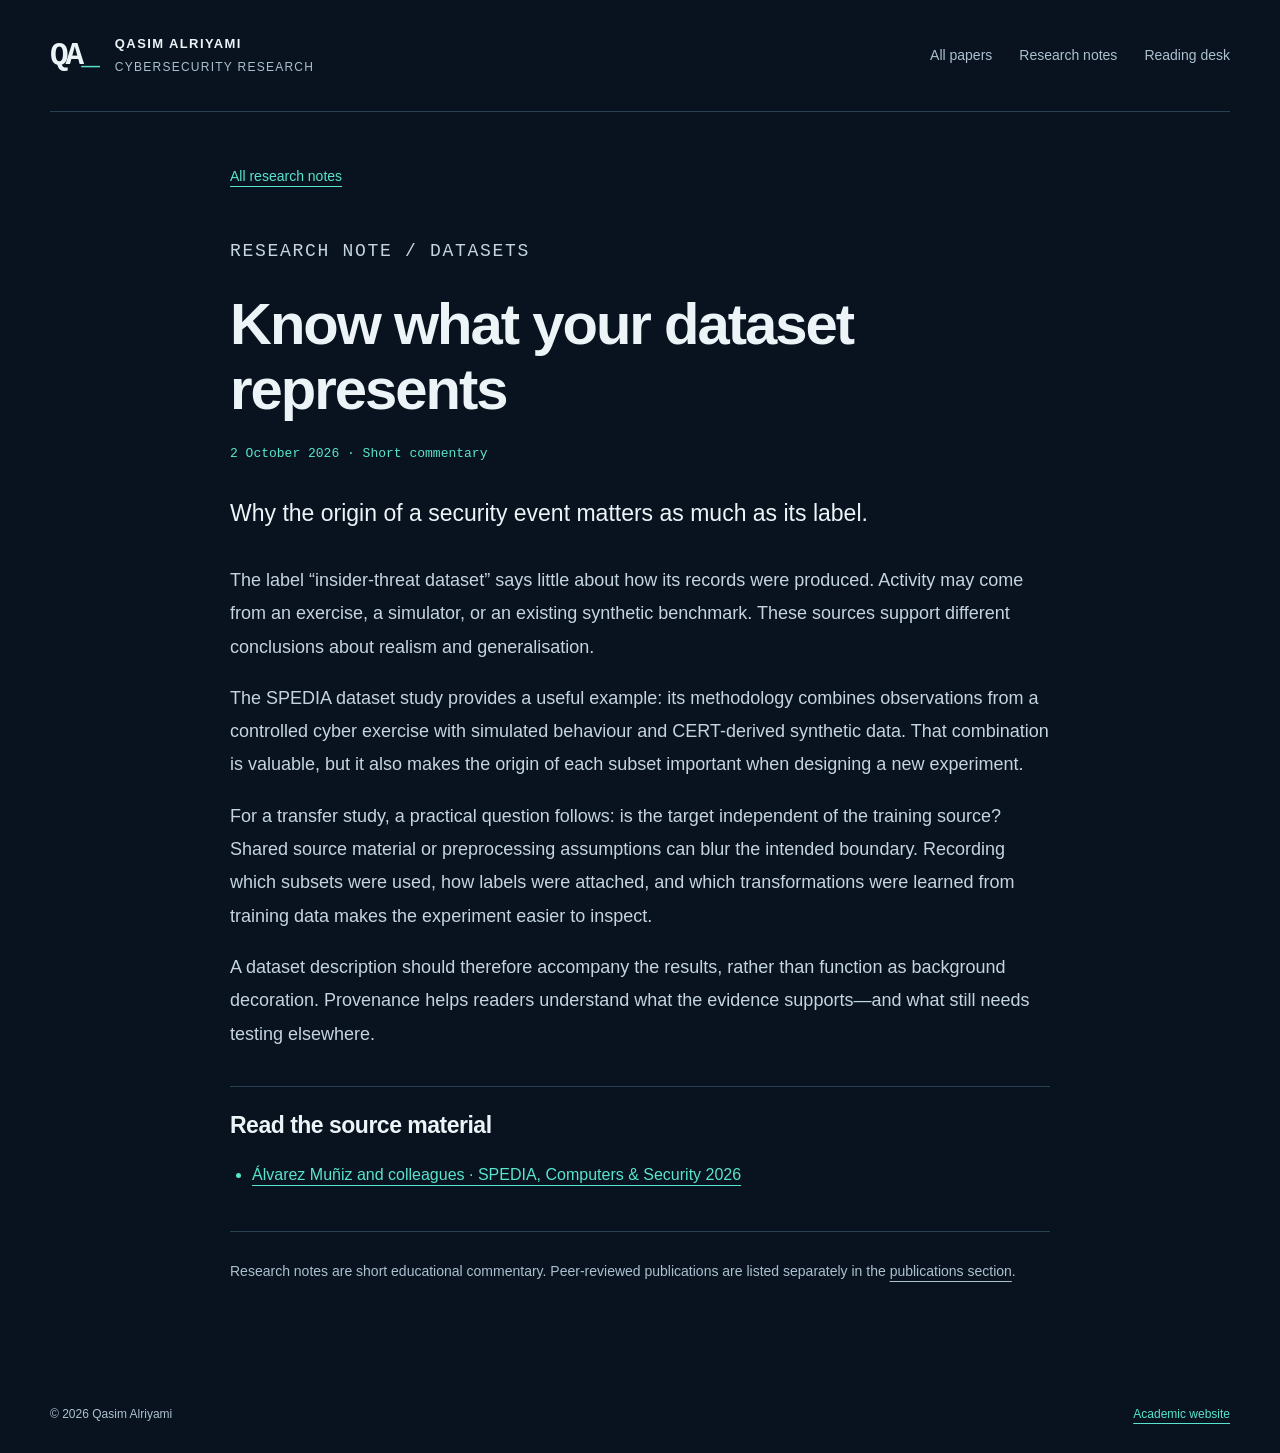
<file: notes/dataset-provenance.html>
<!doctype html>
<html lang="en"><head><meta charset="utf-8"><meta name="viewport" content="width=device-width, initial-scale=1"><meta name="description" content="Why the origin of a security event matters as much as its label."><meta name="theme-color" content="#08131f"><title>Know what your dataset represents | Qasim Alriyami</title><link rel="canonical" href="https://alriyami7777-alt.github.io/notes/dataset-provenance.html"><link rel="icon" type="image/svg+xml" href="data:image/svg+xml,%3Csvg xmlns='http://www.w3.org/2000/svg' viewBox='0 0 64 64'%3E%3Crect width='64' height='64' rx='12' fill='%2308131f'/%3E%3Ctext x='32' y='43' text-anchor='middle' font-family='Arial' font-size='32' font-weight='bold' fill='%2358e4cd'%3EQ%3C/text%3E%3C/svg%3E"><link rel="stylesheet" href="../style.css?v=6"></head><body>
<a class="skip" href="#note">Skip to article</a><header class="header wrap"><a class="brand" href="../index.html"><span class="monogram">QA<span>_</span></span><span class="brand-text">QASIM ALRIYAMI<br><small>CYBERSECURITY RESEARCH</small></span></a><nav aria-label="Main navigation"><a href="../papers.html">All papers</a><a href="../index.html#notes">Research notes</a><a href="../index.html#reading">Reading desk</a></nav></header>
<main id="note" class="note-page wrap"><a class="text-link" href="../index.html#notes">All research notes</a><article><p class="eyebrow">RESEARCH NOTE / DATASETS</p><h1>Know what your dataset represents</h1><p class="note-meta"><time datetime="2026-10-02">2 October 2026</time> · Short commentary</p><p class="note-lead">Why the origin of a security event matters as much as its label.</p><p>The label “insider-threat dataset” says little about how its records were produced. Activity may come from an exercise, a simulator, or an existing synthetic benchmark. These sources support different conclusions about realism and generalisation.</p>
<p>The SPEDIA dataset study provides a useful example: its methodology combines observations from a controlled cyber exercise with simulated behaviour and CERT-derived synthetic data. That combination is valuable, but it also makes the origin of each subset important when designing a new experiment.</p>
<p>For a transfer study, a practical question follows: is the target independent of the training source? Shared source material or preprocessing assumptions can blur the intended boundary. Recording which subsets were used, how labels were attached, and which transformations were learned from training data makes the experiment easier to inspect.</p>
<p>A dataset description should therefore accompany the results, rather than function as background decoration. Provenance helps readers understand what the evidence supports—and what still needs testing elsewhere.</p><aside class="note-sources" aria-label="Sources"><h2>Read the source material</h2><ul><li><a href="https://doi.org/10.1016/j.cose.2025.104743">Álvarez Muñiz and colleagues · SPEDIA, Computers &amp; Security 2026</a></li></ul></aside></article><p class="note-context">Research notes are short educational commentary. Peer-reviewed publications are listed separately in the <a href="../index.html#publications">publications section</a>.</p></main><footer class="wrap"><span>© 2026 Qasim Alriyami</span><a href="../index.html">Academic website</a></footer></body></html>
</file>
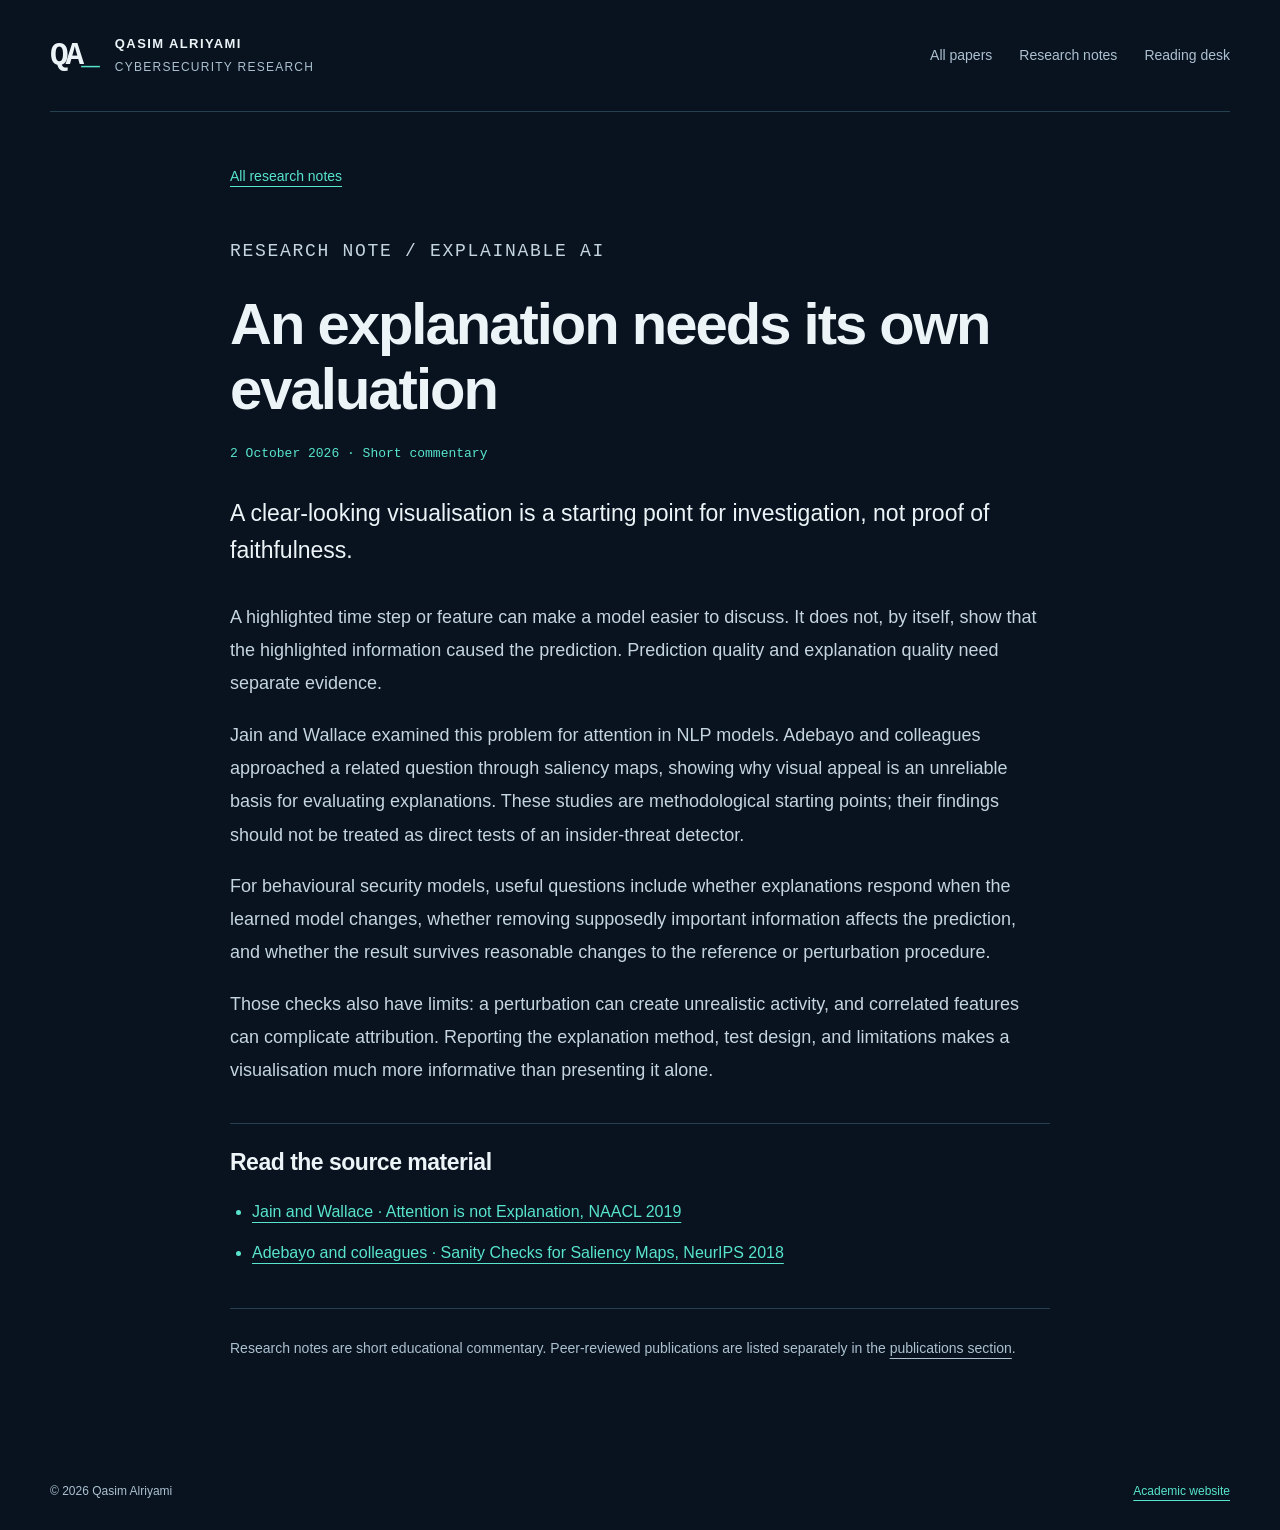
<file: notes/testing-explanations.html>
<!doctype html>
<html lang="en"><head><meta charset="utf-8"><meta name="viewport" content="width=device-width, initial-scale=1"><meta name="description" content="A clear-looking visualisation is a starting point for investigation, not proof of faithfulness."><meta name="theme-color" content="#08131f"><title>An explanation needs its own evaluation | Qasim Alriyami</title><link rel="canonical" href="https://alriyami7777-alt.github.io/notes/testing-explanations.html"><link rel="icon" type="image/svg+xml" href="data:image/svg+xml,%3Csvg xmlns='http://www.w3.org/2000/svg' viewBox='0 0 64 64'%3E%3Crect width='64' height='64' rx='12' fill='%2308131f'/%3E%3Ctext x='32' y='43' text-anchor='middle' font-family='Arial' font-size='32' font-weight='bold' fill='%2358e4cd'%3EQ%3C/text%3E%3C/svg%3E"><link rel="stylesheet" href="../style.css?v=6"></head><body>
<a class="skip" href="#note">Skip to article</a><header class="header wrap"><a class="brand" href="../index.html"><span class="monogram">QA<span>_</span></span><span class="brand-text">QASIM ALRIYAMI<br><small>CYBERSECURITY RESEARCH</small></span></a><nav aria-label="Main navigation"><a href="../papers.html">All papers</a><a href="../index.html#notes">Research notes</a><a href="../index.html#reading">Reading desk</a></nav></header>
<main id="note" class="note-page wrap"><a class="text-link" href="../index.html#notes">All research notes</a><article><p class="eyebrow">RESEARCH NOTE / EXPLAINABLE AI</p><h1>An explanation needs its own evaluation</h1><p class="note-meta"><time datetime="2026-10-02">2 October 2026</time> · Short commentary</p><p class="note-lead">A clear-looking visualisation is a starting point for investigation, not proof of faithfulness.</p><p>A highlighted time step or feature can make a model easier to discuss. It does not, by itself, show that the highlighted information caused the prediction. Prediction quality and explanation quality need separate evidence.</p>
<p>Jain and Wallace examined this problem for attention in NLP models. Adebayo and colleagues approached a related question through saliency maps, showing why visual appeal is an unreliable basis for evaluating explanations. These studies are methodological starting points; their findings should not be treated as direct tests of an insider-threat detector.</p>
<p>For behavioural security models, useful questions include whether explanations respond when the learned model changes, whether removing supposedly important information affects the prediction, and whether the result survives reasonable changes to the reference or perturbation procedure.</p>
<p>Those checks also have limits: a perturbation can create unrealistic activity, and correlated features can complicate attribution. Reporting the explanation method, test design, and limitations makes a visualisation much more informative than presenting it alone.</p><aside class="note-sources" aria-label="Sources"><h2>Read the source material</h2><ul><li><a href="https://aclanthology.org/N19-1357/">Jain and Wallace · Attention is not Explanation, NAACL 2019</a></li><li><a href="https://papers.nips.cc/paper/2018/hash/294a8ed24b1ad22ec2e7efea049b8737-Abstract.html">Adebayo and colleagues · Sanity Checks for Saliency Maps, NeurIPS 2018</a></li></ul></aside></article><p class="note-context">Research notes are short educational commentary. Peer-reviewed publications are listed separately in the <a href="../index.html#publications">publications section</a>.</p></main><footer class="wrap"><span>© 2026 Qasim Alriyami</span><a href="../index.html">Academic website</a></footer></body></html>
</file>
<file: style.css>
:root{color-scheme:dark;--bg:#08131f;--panel:#102331;--text:#edf4f8;--muted:#acc0cf;--accent:#58e4cd;--line:#284151;--mono:Consolas,'Courier New',monospace;--sans:'Segoe UI',Arial,sans-serif}
*{box-sizing:border-box}html{scroll-behavior:smooth;scroll-padding-top:32px}body{margin:0;background:var(--bg);color:var(--text);font-family:var(--sans);font-size:17px;line-height:1.65}a{color:inherit;text-underline-offset:5px}a:hover{color:var(--accent)}a:focus-visible{outline:2px solid var(--accent);outline-offset:7px}::selection{background:var(--accent);color:var(--bg)}.wrap{width:min(1180px,calc(100% - 96px));margin-inline:auto}.header{display:flex;align-items:center;justify-content:space-between;gap:28px;padding-block:30px;border-bottom:1px solid var(--line)}.brand{display:flex;align-items:center;gap:18px;text-decoration:none}.monogram{font-family:var(--mono);font-size:31px;font-weight:700;letter-spacing:-3px}.monogram span{color:var(--accent)}.brand-text{font-size:13px;line-height:1.7;font-weight:700;letter-spacing:1.4px}.brand-text small{font-size:12px;font-weight:400;color:var(--muted);letter-spacing:1.25px}nav{display:flex;gap:27px}nav a{font-size:14px;text-decoration:none;color:var(--muted)}.hero{display:grid;grid-template-columns:1.25fr 1fr;align-items:center;gap:80px;padding-block:78px 90px}.eyebrow{font:12px/1.6 var(--mono);letter-spacing:1.7px;color:var(--accent);margin:0 0 24px}h1,h2,h3,p{margin-top:0}h1{font-size:clamp(58px,6.7vw,92px);line-height:1.02;font-weight:650;letter-spacing:-4.5px;margin-bottom:27px}.cursor{color:var(--accent)}.hero-line{font-size:29px;line-height:1.35;letter-spacing:-.6px;margin-bottom:23px}.hero-line em{font-style:normal;color:var(--accent)}.intro{max-width:540px;color:var(--muted);font-size:18px;line-height:1.75}.actions{display:flex;gap:14px;flex-wrap:wrap;margin-top:31px}.button{display:inline-flex;justify-content:center;align-items:center;padding:12px 22px;border:1px solid #45606e;border-radius:3px;text-decoration:none;font-size:15px;font-weight:600;min-height:48px}.button.primary{background:var(--accent);color:#071a21;border-color:var(--accent)}.button:hover{background:#183b47;color:var(--text)}.button.primary:hover{background:#90f2e0;color:#071a21}.research-panel{background:linear-gradient(135deg,#122a3a,#0a1a28);border:1px solid #365463;border-radius:7px;box-shadow:18px 18px 0 #0c1b27;transform:translateY(12px)}.panel-bar{display:flex;justify-content:space-between;border-bottom:1px solid #365463;padding:17px 25px;font:12px var(--mono);letter-spacing:1.3px;color:var(--muted)}.panel-body{padding:28px 32px}.prompt{font:14px var(--mono);color:var(--accent);margin-bottom:22px}.panel-body h2{font-size:27px;font-weight:500;line-height:1.4;letter-spacing:-.5px;margin-bottom:26px}.panel-body dl{margin:0}.panel-body dl div{display:grid;grid-template-columns:88px 1fr;gap:16px;border-top:1px solid var(--line);padding:15px 0}.panel-body dt{font:12px/1.7 var(--mono);letter-spacing:1px;color:var(--muted)}.panel-body dd{margin:0;font-size:15px;line-height:1.6}.signal{height:41px;display:flex;align-items:center;gap:5px;margin-top:20px}.signal span{display:block;flex:1;height:25%;background:#58e4cd66}.signal span:nth-child(3n){height:50%;background:#58e4cd99}.signal span:nth-child(4n){height:80%;background:#58e4cd}.signal span:nth-child(7n){height:100%}.panel-foot{font:12px/1.7 var(--mono);letter-spacing:1px;color:var(--muted);margin:12px 0 0}.identity-strip{border-block:1px solid var(--line);background:#0c1c29}.identity-inner{display:grid;grid-template-columns:1fr 1.15fr .8fr;gap:25px;padding-block:27px}.identity-inner span,.identity-inner a{font-size:13px;color:var(--muted);text-decoration:none}.identity-inner b{display:block;color:var(--text);font-size:14px;font-weight:500;margin-bottom:3px}.section{padding-block:92px}.section-heading{margin-bottom:42px;max-width:760px}.section-heading .eyebrow{margin-bottom:15px}h2{font-size:40px;line-height:1.2;font-weight:550;letter-spacing:-1.5px;margin-bottom:23px}.section-heading>p:not(.eyebrow){color:var(--muted);max-width:680px}.research-grid{display:grid;grid-template-columns:repeat(3,1fr);gap:0;border-top:1px solid var(--line)}.research-grid article{padding:30px 30px 8px 0}.research-grid article+article{border-left:1px solid var(--line);padding-left:30px}.index{font:13px var(--mono);color:var(--accent)}h3{font-size:23px;line-height:1.4;font-weight:550;letter-spacing:-.5px}.research-grid h3{margin-block:23px 17px}.research-grid p{font-size:16px;color:var(--muted)}.research-grid .tags{font:12px/1.7 var(--mono);letter-spacing:.7px;color:var(--accent);margin-top:26px}.publications{background:#0d1d2a;border-block:1px solid var(--line)}.horizontal{display:flex;justify-content:space-between;align-items:end;max-width:none;gap:35px}.horizontal h2{margin-bottom:0}.horizontal>p{font-size:15px;margin-bottom:0}.text-link{font-size:14px;color:var(--accent);white-space:nowrap}.publication{display:grid;grid-template-columns:145px 1fr;gap:30px;padding:36px 0;border-top:1px solid var(--line)}.publication:last-child{padding-bottom:0}.publication.featured{padding:32px;background:#122b39;border:1px solid #365965;border-left:3px solid var(--accent);margin-bottom:16px}.pub-year{font:29px/1.3 var(--mono);color:var(--accent)}.pub-year span{display:block;font-size:12px;line-height:1.7;letter-spacing:1px;color:var(--muted);margin-top:11px}.pub-content h3{font-size:24px;max-width:770px;margin-bottom:15px}.pub-content h3 a{text-decoration:none}.pub-content .eyebrow{font-size:12px;margin-bottom:14px}.authors{font-size:15px;margin-bottom:5px;color:#cedce6}.venue{font-size:14px;color:var(--muted);margin-bottom:13px}.pub-summary{color:var(--muted);font-size:16px;max-width:760px;margin-top:19px}.pub-links{display:flex;gap:24px;flex-wrap:wrap;margin-top:22px;font-size:14px;color:var(--accent)}.date-note{font-size:13px;color:var(--muted)}.repo{display:grid;grid-template-columns:45px 1fr 90px;gap:28px;padding:30px 0;border-top:1px solid var(--line);text-decoration:none}.repo-number{font:16px var(--mono);color:var(--muted);padding-top:5px}.repo-label{font:12px/1.7 var(--mono);letter-spacing:1px;color:var(--accent)}.repo h3{margin:8px 0}.repo p{font-size:16px;color:var(--muted);max-width:740px;margin:0}.repo-action{font-size:14px;align-self:center;color:var(--accent)}.repo:hover{background:#102331}.principles{border-top:1px solid var(--line);display:grid;grid-template-columns:1fr 1.3fr;gap:60px}.principle-list article{display:flex;gap:23px;margin-bottom:26px}.principle-list article:last-child{margin-bottom:0}.principle-list article>span{font:13px var(--mono);color:var(--accent);padding-top:8px}.principle-list h3{font-size:21px;margin-bottom:9px}.principle-list p{font-size:16px;color:var(--muted);margin:0}.connect{padding-block:75px;background:#12323d;border-block:1px solid #345864}.connect h2{font-size:48px}.connect p:not(.eyebrow){max-width:630px;color:#c1d7de}footer{padding-block:28px;display:flex;justify-content:space-between;gap:20px;color:var(--muted);font-size:12px}footer a{color:var(--accent)}.skip{position:absolute;left:20px;top:-100px;padding:12px 18px;background:var(--accent);color:var(--bg);z-index:10}.skip:focus{top:15px}
@media(max-width:1000px){.wrap{width:calc(100% - 64px)}.hero{gap:40px}.hero h1{font-size:72px}.brand-text{display:none}.panel-body{padding:24px}.research-grid article{padding-right:20px}.research-grid article+article{padding-left:20px}.identity-inner{grid-template-columns:1fr 1fr}.identity-inner>a{grid-column:1/-1}.principles{gap:35px}}
@media(max-width:720px){.wrap{width:calc(100% - 40px)}.header{padding-block:22px;gap:16px;flex-wrap:wrap}nav{gap:21px;flex-wrap:wrap}nav a{font-size:13px}.hero{grid-template-columns:1fr;gap:34px;padding-block:48px 60px}.hero h1{font-size:68px;letter-spacing:-3px}.eyebrow{font-size:12px;letter-spacing:1.2px}.hero-line{font-size:26px}.intro{font-size:17px}.research-panel{transform:none;box-shadow:8px 8px 0 #0c1b27}.panel-body h2 br{display:none}.panel-body h2{font-size:25px}.signal{height:28px}.identity-inner{grid-template-columns:1fr;gap:19px}.section{padding-block:58px}h2{font-size:33px}.research-grid{grid-template-columns:1fr}.research-grid article,.research-grid article+article{padding:25px 0;border-left:0;border-bottom:1px solid var(--line)}.research-grid h3 br{display:none}.research-grid h3{margin-top:15px}.research-grid .tags{margin-top:16px}.horizontal{display:block}.horizontal .text-link{display:inline-block;margin-top:22px}.horizontal>p{margin-top:20px}.publication,.publication.featured{grid-template-columns:1fr;gap:20px;padding:27px 0}.publication.featured{padding:25px 20px}.pub-year{display:flex;gap:17px;align-items:center;font-size:24px}.pub-year span{margin:0}.pub-content h3{font-size:22px}.repo{grid-template-columns:27px 1fr;gap:15px}.repo-action{grid-column:2}.repo h3{font-size:21px}.principles{grid-template-columns:1fr;gap:15px}.connect{padding-block:55px}.connect h2{font-size:39px}footer{flex-wrap:wrap}footer>span:nth-child(2){display:none}}
@media(prefers-reduced-motion:reduce){html{scroll-behavior:auto}}
@media print{body{background:white;color:#111;font-size:11pt}.wrap{width:100%}.header,nav,.research-panel,.actions,.identity-strip,.connect,footer,.skip{display:none}.hero{display:block;padding:10px 0}.hero h1{font-size:36pt}.hero h1 br{display:none}h2{font-size:22pt}h3,.pub-content h3{font-size:14pt}.section{padding:20px 0}.publications,.publication.featured{background:white;border-color:#aaa}.eyebrow,.pub-year,.pub-links,a,.hero-line em,.index,.repo-label{color:#174b57}.intro,.section-heading>p,.research-grid p,.authors,.venue,.pub-summary,.date-note,.repo p,.principle-list p{color:#333}.research-grid,.principles{display:block}.research-grid article+article{border:0;padding-left:0}.publication{break-inside:avoid}.pub-links{margin-top:8px}.repo-action{display:none}}

/* Graphics edition */
.hero{grid-template-columns:1fr 1.08fr;gap:45px;padding-block:64px 72px}.hero-copy{position:relative;z-index:1}.hero h1{font-size:clamp(58px,6.4vw,86px)}
.cyber-visual{position:relative;margin:0;background:#07141f;border:1px solid #34515c;border-radius:12px;overflow:hidden;box-shadow:0 24px 64px #0005;isolation:isolate}
.cyber-visual img{display:block;width:100%;height:auto;aspect-ratio:1/1;object-fit:cover}.visual-kicker{display:flex;justify-content:space-between;align-items:center;gap:15px;padding:19px 24px;background:#0c202c;font:12px/1.6 var(--mono);letter-spacing:1px;color:#b7e8e2;border-bottom:1px solid #294652}.mini-icon{width:21px;height:21px;flex-shrink:0;color:var(--accent)}
.cyber-visual figcaption{display:flex;justify-content:space-between;gap:16px;padding:19px 24px;background:#0c202c;font:12px/1.7 var(--mono);letter-spacing:1px;color:var(--muted);border-top:1px solid #294652}
.research-grid{gap:20px;border:0}.research-grid article,.research-grid article+article{padding:26px;background:#0d202d;border:1px solid #2b4351;border-radius:8px;transition:border-color .2s,transform .2s}.research-grid article:hover{border-color:#58e4cdaa;transform:translateY(-3px)}.research-card-top{display:flex;justify-content:space-between;align-items:center}.research-icon{color:var(--accent);width:32px;height:32px}.research-grid h3{margin-top:25px}.research-grid .index{color:#98b0bf}.research-grid .tags{font-size:12px;overflow-wrap:anywhere}
.publication-icon{display:block;width:31px;height:31px;margin-bottom:20px;color:#76b8ba}.publication.featured{border-radius:8px;background:linear-gradient(120deg,#123240,#101f2e);box-shadow:0 12px 30px #0002}.publication.featured .publication-icon{color:var(--accent)}.pub-links a{display:inline-flex;align-items:center;border:1px solid #3a5f68;border-radius:4px;padding:7px 13px;text-decoration:none;font-size:13px}.pub-links a:hover{background:#214451;color:#f1ffff}.pub-links{gap:12px}.repo{border-bottom:1px solid var(--line);padding-inline:20px;border-radius:6px}.connect{background:linear-gradient(110deg,#12323d,#0a1828)}
@media(max-width:1000px){.hero{gap:32px}.hero h1{font-size:70px}.visual-kicker,.cyber-visual figcaption{padding:16px;font-size:12px}.research-grid{gap:14px}.research-grid article,.research-grid article+article{padding:21px}}
@media(max-width:720px){.hero{grid-template-columns:1fr;gap:40px;padding-block:45px 50px}.hero h1{font-size:68px}.cyber-visual{max-width:520px;width:100%;margin-inline:auto}.visual-kicker,.cyber-visual figcaption{font-size:12px;padding:15px}.research-grid{gap:18px}.research-grid article,.research-grid article+article{padding:24px}.publication-icon{width:24px;height:24px;margin:0}.pub-year{flex-wrap:wrap}.pub-year span{flex-basis:auto}.repo{padding-inline:0}}
@media(prefers-reduced-motion:reduce){.research-grid article{transition:none}.research-grid article:hover{transform:none}}
@media print{.cyber-visual,.research-icon,.publication-icon{display:none}.research-grid article,.research-grid article+article,.publication.featured{background:white;box-shadow:none;border:1px solid #aaa;break-inside:avoid;margin-bottom:15px}.pub-links a{border:0;padding:0}}

/* Research notebook and curated reading */
.notebook-strip{display:flex;align-items:center;gap:25px;padding-block:22px;border-bottom:1px solid var(--line)}.notebook-strip .eyebrow{margin:0;flex-shrink:0}.notebook-strip>a{font-size:15px;text-decoration:none}.notebook-strip>time{font:12px var(--mono);color:var(--muted);margin-left:auto;white-space:nowrap}
.notes-grid{display:grid;grid-template-columns:repeat(3,minmax(0,1fr));gap:22px}.note-card{display:flex;flex-direction:column;padding:27px;border:1px solid #385260;border-top:3px solid var(--accent);border-radius:7px;background:#102331}.note-card-top{display:flex;align-items:center;justify-content:space-between;gap:15px;margin-bottom:23px}.note-topic{font:12px var(--mono);color:var(--accent);letter-spacing:1px}.note-card h3{font-size:24px;line-height:1.35}.note-card h3 a{text-decoration:none}.note-card>p{color:var(--muted);font-size:16px}.note-card-bottom{display:flex;justify-content:space-between;align-items:center;gap:14px;margin-top:auto;padding-top:19px;border-top:1px solid var(--line);font-size:13px}.note-card-bottom time{color:var(--muted)}.note-card-bottom a{color:var(--accent)}
.reading-section{background:#0d1d2a;border-block:1px solid var(--line)}.reading-intro{max-width:750px;color:var(--muted);margin-bottom:40px}.reading-reviewed{font-size:13px!important}.reading-reviewed time{font-size:15px;color:var(--accent)}.reading-group+.reading-group{margin-top:45px}.reading-group>h3{font-size:22px;margin-bottom:22px}.reading-news-grid,.reading-paper-grid{display:grid;grid-template-columns:repeat(2,minmax(0,1fr));gap:22px}.reading-card{padding:27px;background:#0a1824;border:1px solid #2b4554;border-radius:6px}.reading-card h4{font-size:22px;line-height:1.4;letter-spacing:-.4px;font-weight:550;margin:16px 0}.reading-card h4 a{text-decoration:none}.reading-meta{font:12px/1.8 var(--mono);color:var(--accent);margin-bottom:12px}.reading-meta span{color:var(--muted)}.reading-card p{font-size:15px;color:var(--muted)}.reading-card .reading-meta{font-size:12px;color:var(--accent)}.reading-card .reading-byline{font-size:13px;color:#bad0de;margin-bottom:18px}.reading-relevance{border-left:2px solid #3d797a;padding-left:15px;margin-block:22px}.reading-relevance strong{display:block;color:#d7e9ef;font-size:13px;font-weight:600;margin-bottom:4px}.reading-card>.text-link{font-size:14px}.reading-footnote{font-size:13px;color:var(--muted);max-width:860px;margin:32px 0 0}
.note-page{max-width:820px;padding-block:50px 80px}.note-page article>.eyebrow{margin-top:45px}.note-page h1{font-size:clamp(38px,4.6vw,58px);line-height:1.12;letter-spacing:-2px;margin-bottom:22px}.note-page article>p{font-size:18px;line-height:1.85;color:#c5d5df}.note-page article>.note-meta{font:13px/1.6 var(--mono);color:var(--accent);margin-bottom:30px}.note-page article>.note-lead{font-size:23px;color:#edf4f8;line-height:1.6;margin-bottom:32px}.note-sources{border-block:1px solid var(--line);padding-block:25px;margin-top:35px}.note-sources h2{font-size:23px;letter-spacing:-.5px}.note-sources ul{padding-left:22px}.note-sources li{margin-bottom:14px;font-size:16px;color:var(--accent)}.note-context{font-size:14px;color:var(--muted);margin-top:28px}
@media(max-width:1000px){nav{gap:18px}.notes-grid{gap:15px}.note-card{padding:22px}.note-card h3{font-size:22px}.notebook-strip{gap:18px}.notebook-strip .eyebrow{max-width:145px}.reading-card{padding:23px}}
@media(max-width:720px){.header{align-items:flex-start}.header nav{gap:15px 20px;max-width:270px;justify-content:flex-end}.notes-grid,.reading-news-grid,.reading-paper-grid{grid-template-columns:1fr}.notebook-strip{display:grid;gap:7px;padding-block:20px}.notebook-strip .eyebrow{max-width:none}.notebook-strip>time{margin:0}.reading-reviewed{margin-top:20px!important}.note-page{padding-block:35px 50px}.note-page h1{font-size:40px;letter-spacing:-1.3px}.note-page article>.note-lead{font-size:21px}.note-page article>p{font-size:17px}.reading-card h4{font-size:21px}.note-sources a{overflow-wrap:anywhere}}
@media print{.notebook-strip{display:none}.notes-grid,.reading-news-grid,.reading-paper-grid{display:block}.note-card,.reading-card,.reading-section{background:white;color:#111;break-inside:avoid;margin-bottom:15px}.note-page article>p,.reading-card p,.note-card>p,.reading-footnote,.note-context{color:#333}.note-page article>.note-lead{color:#111}.note-card h3 a,.reading-card h4 a{color:#174b57}}

/* Academic qualifications */
.education-section{border-top:1px solid var(--line)}.education-grid{display:grid;grid-template-columns:repeat(2,minmax(0,1fr));gap:22px}.education-card{padding:30px 27px;background:linear-gradient(135deg,#10303e,#0c1c2a);border:1px solid #335767;border-radius:8px}.degree-mark{font-size:45px;font-weight:600;letter-spacing:-1.5px;line-height:1.2;display:block;color:var(--accent);margin-bottom:24px}.education-card h3{font-size:23px;margin-bottom:10px}.degree-field{color:#d5e8f0;font-size:17px;margin-bottom:22px}.degree-institution{color:#d5e8f0;font-size:16px;margin:22px 0 6px}.degree-location{font-size:14px;color:var(--muted);margin:0}.education-section .horizontal>p{max-width:370px}@media(max-width:720px){.education-grid{grid-template-columns:1fr}.education-card{padding:26px}.education-section h2{font-size:32px}}@media print{.education-grid{display:block}.education-card{background:white;break-inside:avoid;margin-bottom:12px}.degree-institution,.degree-field,.degree-location{color:#333}}

/* Institution links and dataset field guide */
.degree-institution a{color:var(--accent);text-decoration:underline;text-decoration-thickness:1px;text-underline-offset:4px}.dataset-section{padding-top:54px;scroll-margin-top:24px}.dataset-heading{max-width:750px;margin-bottom:26px}.dataset-heading h3{font-size:30px;margin-bottom:16px}.dataset-heading>p:last-child,.dataset-footnote{color:var(--muted);font-size:15px}.dataset-grid{display:grid;grid-template-columns:repeat(3,minmax(0,1fr));gap:20px}.dataset-card{display:flex;flex-direction:column;padding:26px;border:1px solid var(--line);border-top:3px solid var(--accent);border-radius:8px;background:#0d202d;scroll-margin-top:24px}.dataset-kind{font:11px/1.7 var(--mono);letter-spacing:.6px;color:var(--accent);min-height:38px}.dataset-card h4{font:600 32px/1.2 var(--mono);letter-spacing:-1px;margin:0 0 16px}.dataset-card p{font-size:15px;color:var(--muted)}.dataset-card .dataset-kind{font-size:11px;color:var(--accent)}.dataset-owner{font-size:13px!important;min-height:62px}.dataset-context{border-top:1px solid var(--line);padding-top:18px}.dataset-context strong{display:block;color:var(--text);margin-bottom:6px;font-weight:500}.dataset-card .text-link{margin-top:auto;padding-top:14px;white-space:normal}.dataset-footnote{margin-top:23px}.dataset-footnote a{color:var(--accent)}
@media(max-width:900px){.dataset-grid{grid-template-columns:1fr}.dataset-kind,.dataset-owner{min-height:0}.dataset-card{padding:24px}.dataset-heading h3{font-size:26px}}
@media print{.dataset-grid{display:block}.dataset-card{background:white;break-inside:avoid;margin-bottom:15px}.dataset-card p,.dataset-context strong,.dataset-heading>p:last-child,.dataset-footnote{color:#333}}

/* All papers library */
.paper-library{padding-block:50px 80px}.library-intro{max-width:800px;margin-bottom:46px}.library-intro h1{font-size:clamp(42px,6vw,70px);line-height:1.1;letter-spacing:-2px;margin:15px 0 25px}.library-intro>p:not(.eyebrow){color:var(--muted);font-size:19px}.library-group{margin-top:60px;scroll-margin-top:24px}.library-group>h2{font-size:32px}.library-group>p{color:var(--muted);max-width:750px}.paper-links-grid{display:grid;grid-template-columns:repeat(2,minmax(0,1fr));gap:20px;margin-top:28px}.paper-link-card{padding:28px;display:flex;flex-direction:column;border:1px solid var(--line);border-top:3px solid var(--accent);border-radius:8px;background:#0d202d}.paper-link-card h3{font-size:22px;margin:9px 0 18px}.paper-link-card h3 a{text-decoration:none}.paper-link-card .text-link{margin-top:auto;padding-top:15px;white-space:normal}.paper-link-card .reading-byline{margin-bottom:18px}.library-footnote{margin-top:40px;color:var(--muted);font-size:14px}
@media(max-width:720px){.paper-links-grid{grid-template-columns:1fr}.paper-library{padding-top:32px}.paper-link-card{padding:23px}.library-group{margin-top:45px}}
@media print{.paper-links-grid{display:block}.paper-link-card{background:white;break-inside:avoid;margin-bottom:15px}.library-intro>p:not(.eyebrow),.library-group>p,.library-footnote{color:#333}}
</file>
